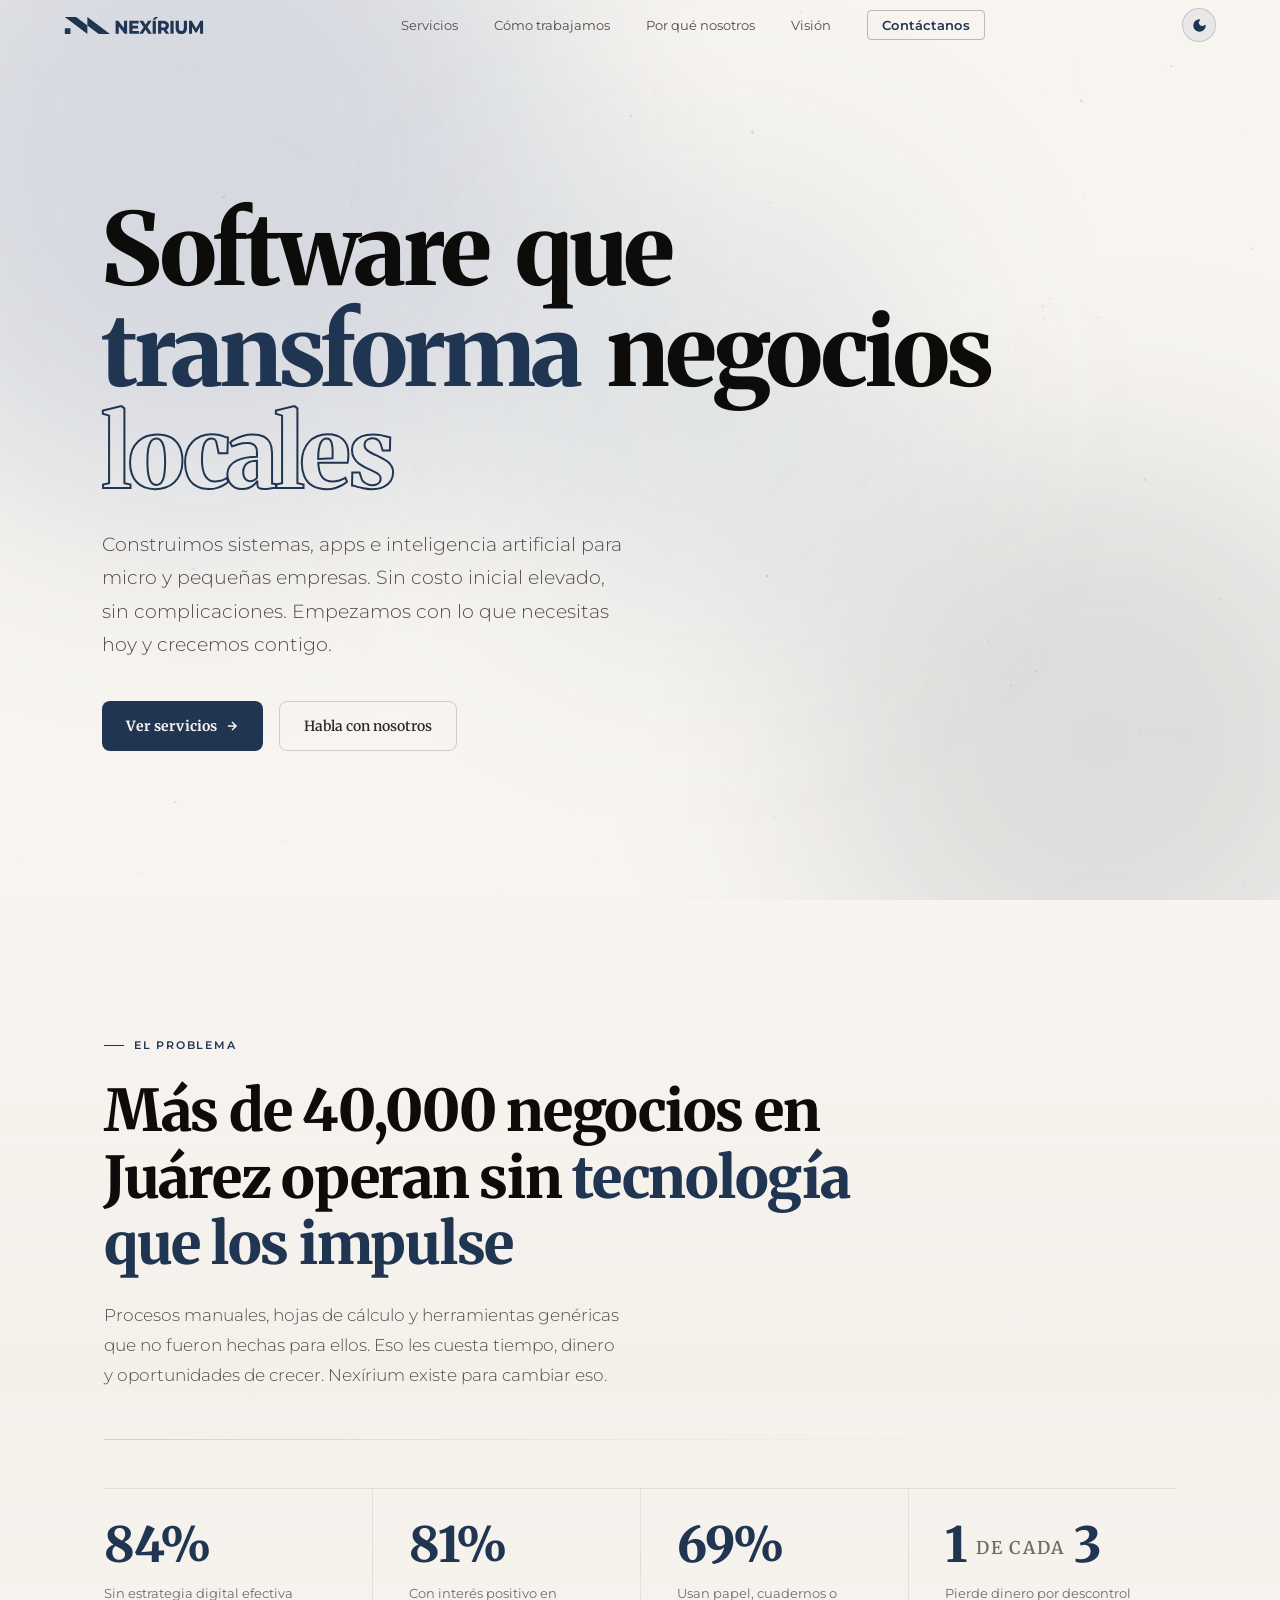
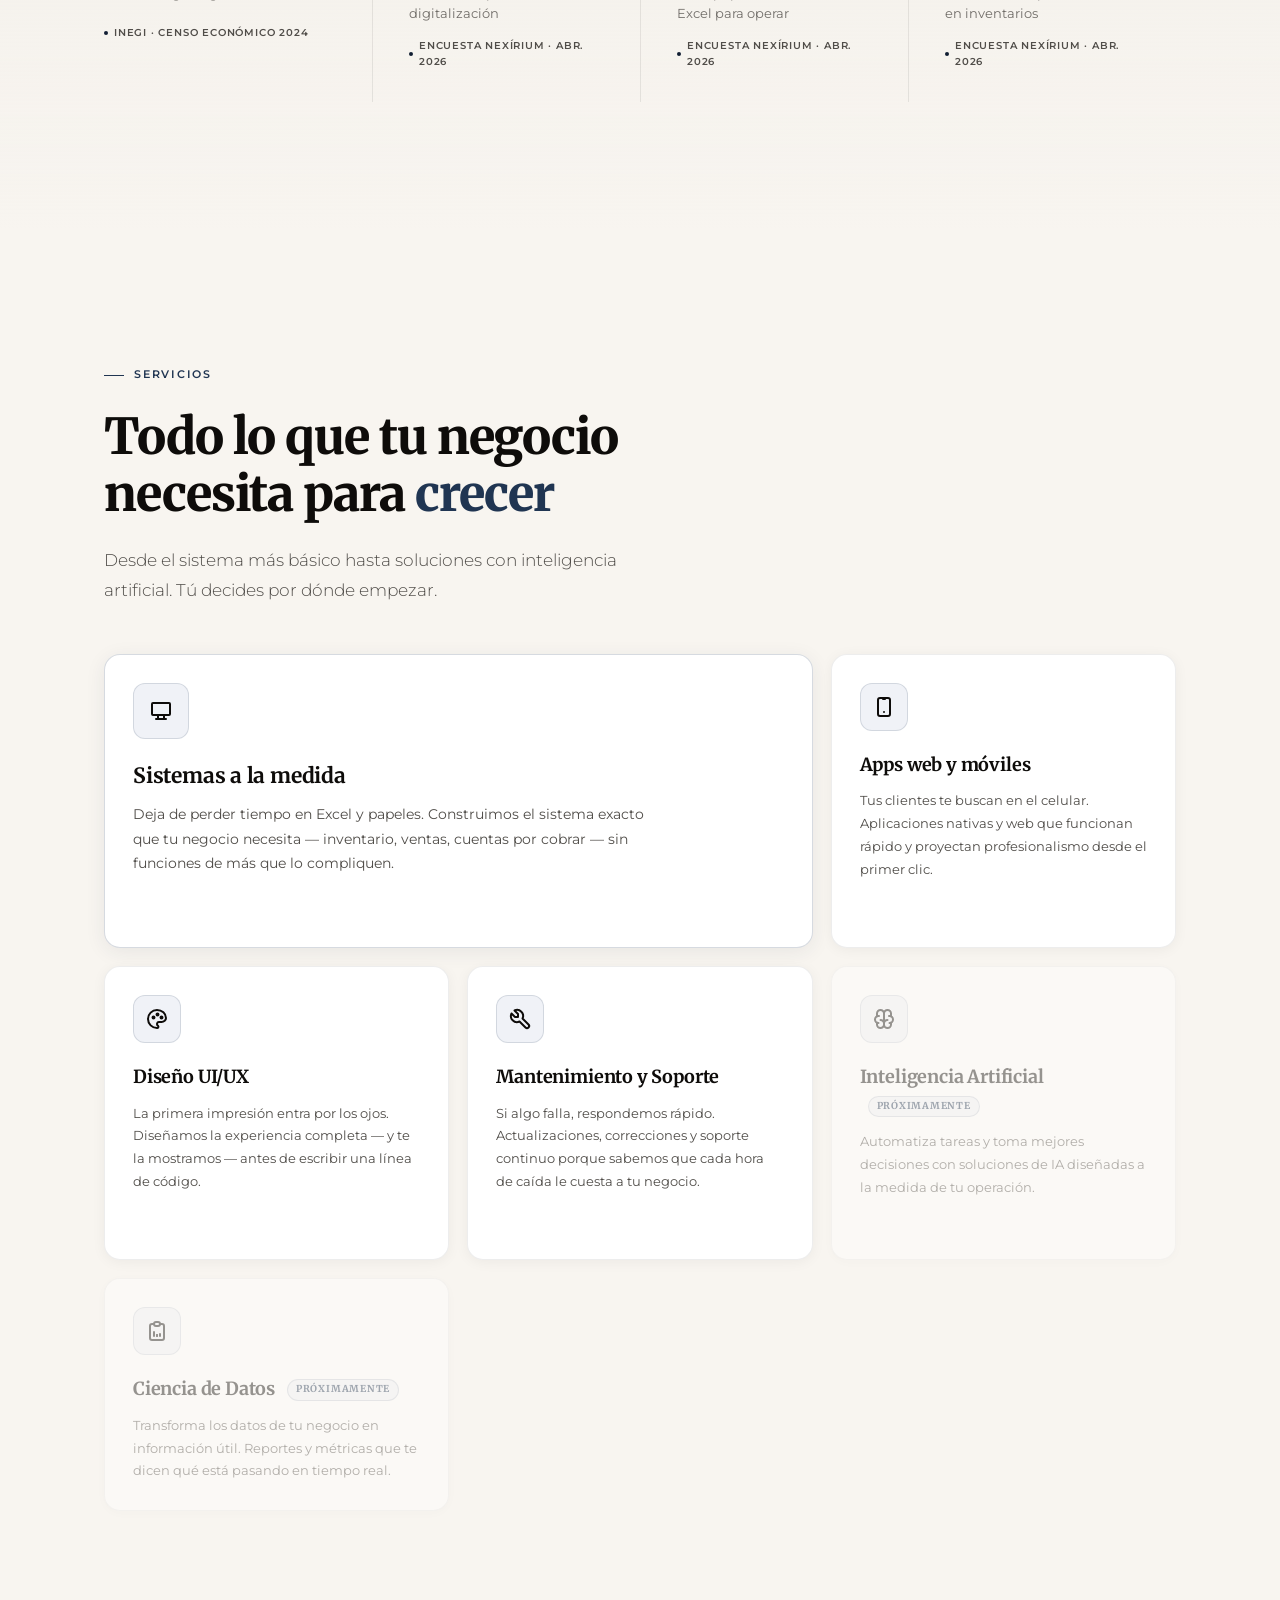
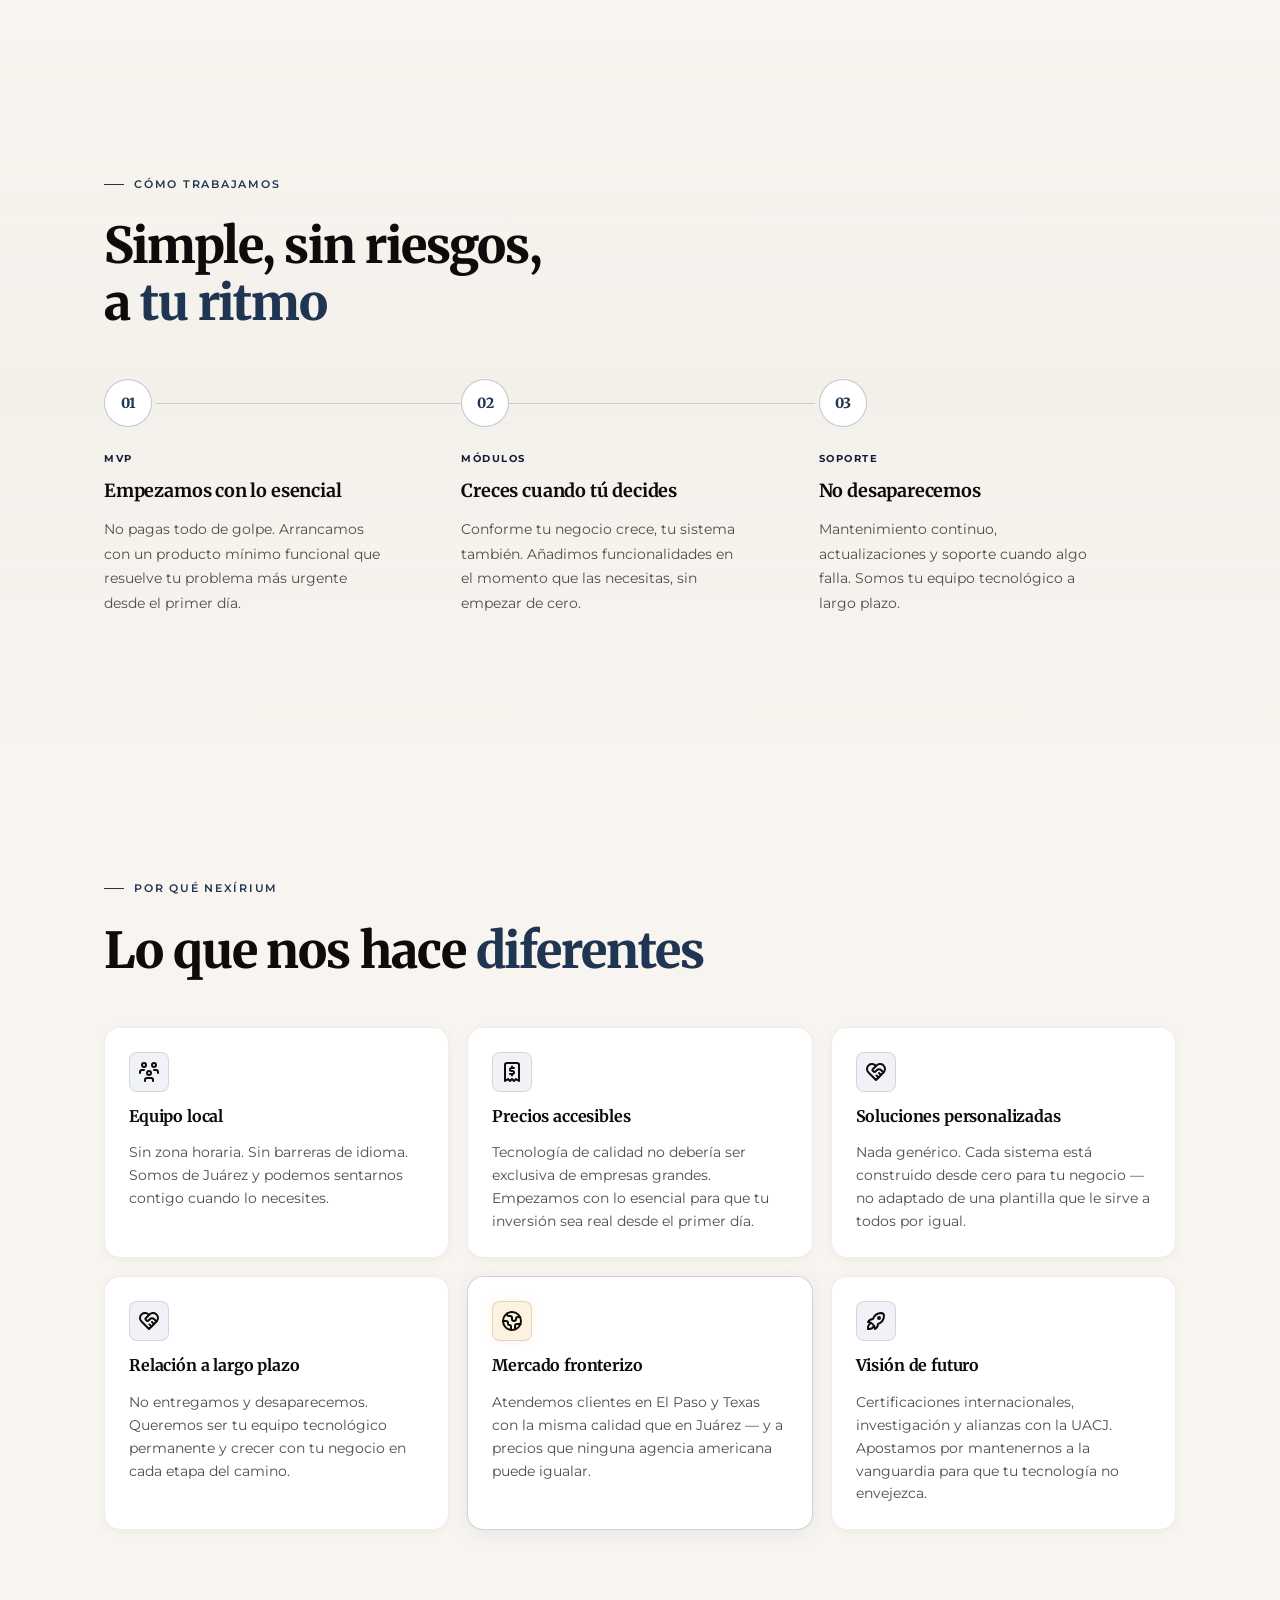
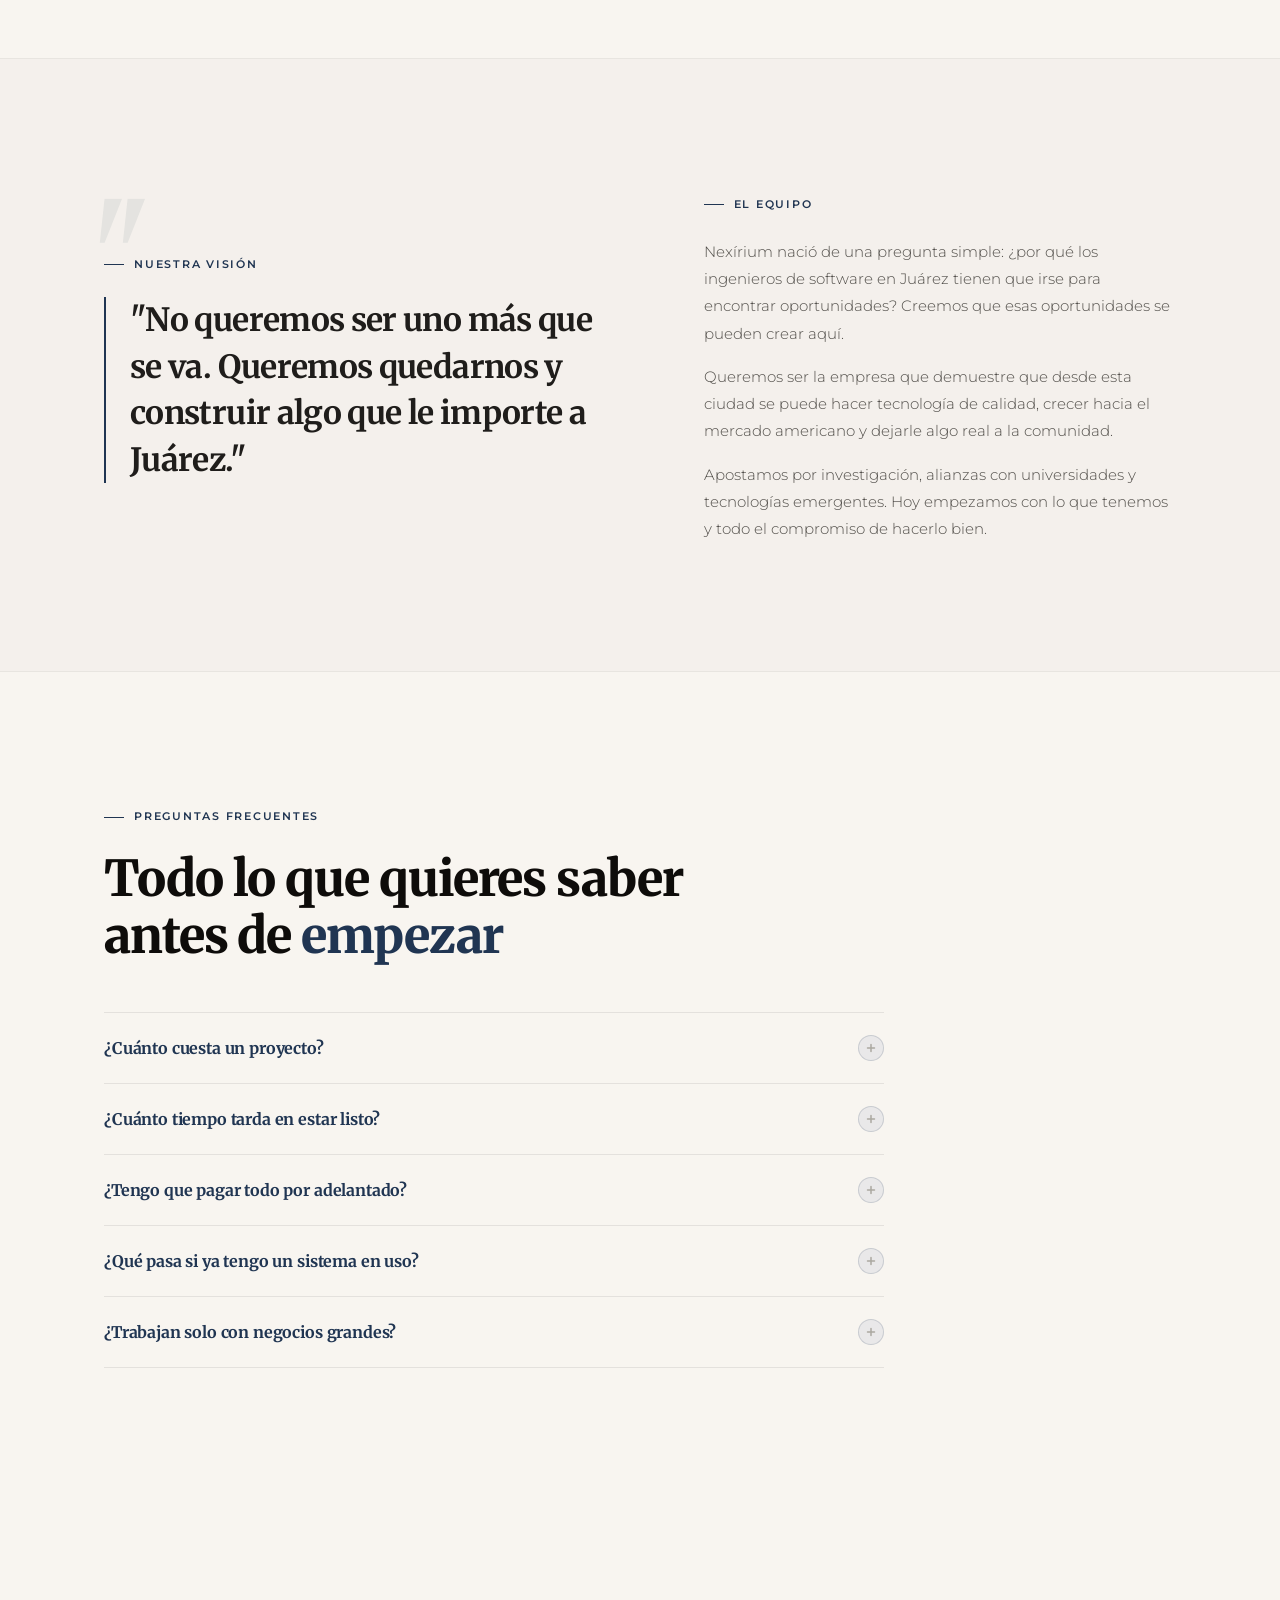
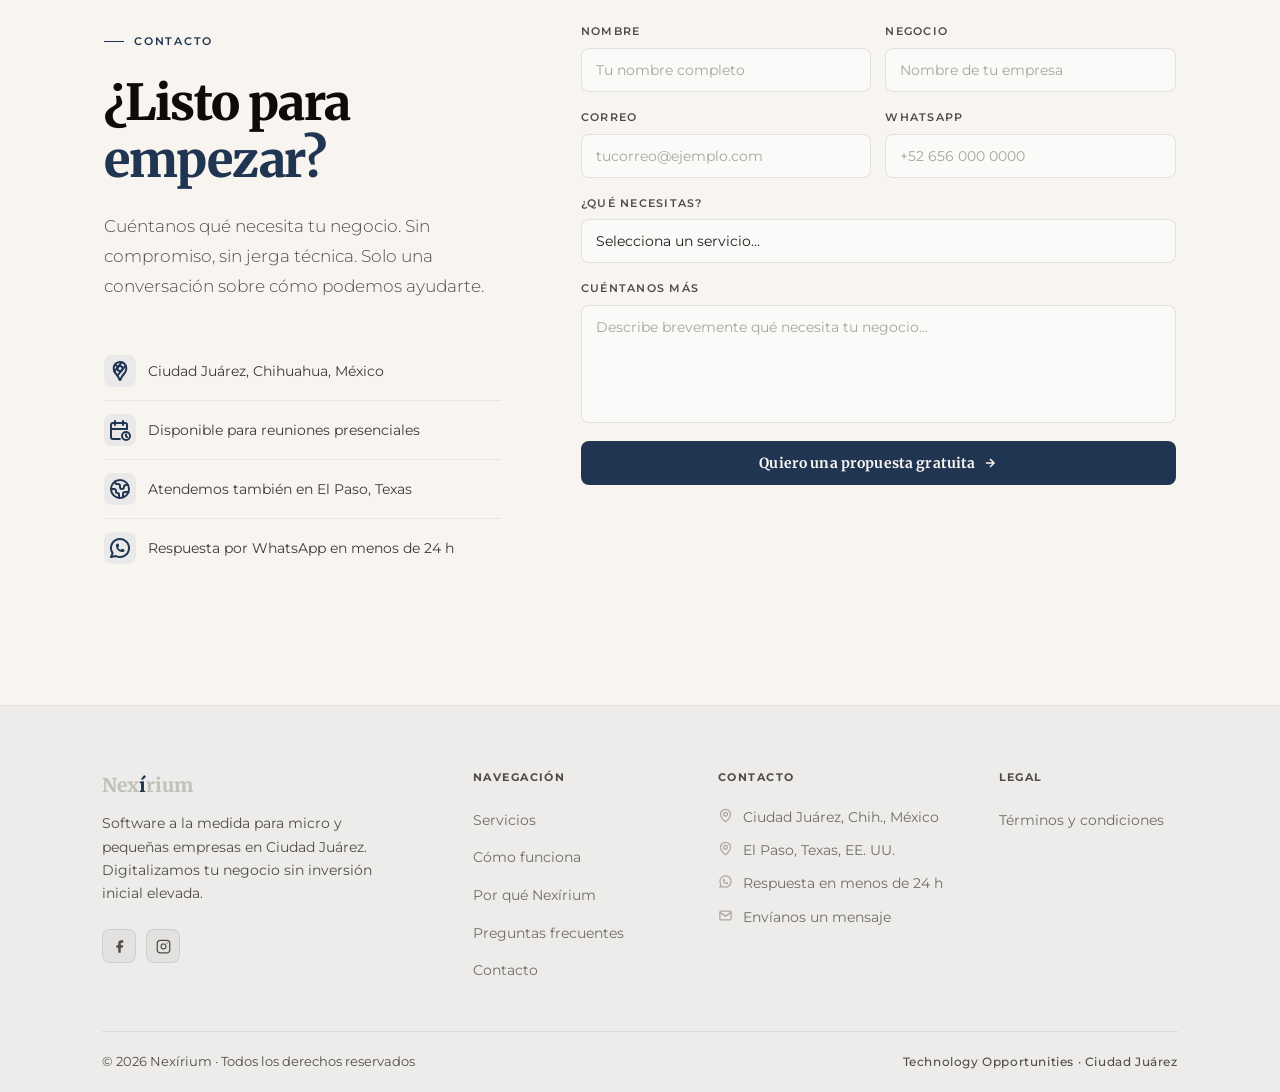
<file: index.html>
<!DOCTYPE html>
<html lang="es">

<head>
  <meta charset="UTF-8">
  <meta name="viewport" content="width=device-width, initial-scale=1.0">
  <title>Nexírium — Digitalizamos tu negocio</title>
  <meta name="description"
    content="Software a la medida para micro y pequeñas empresas en Ciudad Juárez. Sistemas, apps e inteligencia artificial sin inversión inicial elevada.">
  <meta name="theme-color" content="#070D1A">
  <meta name="color-scheme" content="light dark">
  <link rel="preconnect" href="https://fonts.googleapis.com">
  <link rel="preconnect" href="https://fonts.gstatic.com" crossorigin>
  <link
    href="https://fonts.googleapis.com/css2?family=Merriweather:ital,opsz,wght@0,18..144,300..900;1,18..144,300..900&family=Montserrat:ital,wght@0,100..900;1,100..900&display=swap"
    rel="stylesheet">
  <script>(function () { var t = localStorage.getItem('nx-theme'); if (t === 'light') { document.documentElement.setAttribute('data-theme', 'light'); } else if (!t && !window.matchMedia('(prefers-color-scheme: dark)').matches) { document.documentElement.setAttribute('data-theme', 'light'); } })();</script>

  <link rel="stylesheet" href="styles.css">
</head>

<body>

  <div id="scroll-bar"></div>

  <!-- AMBIENT BG -->
  <div class="ambient">
    <div class="orb orb-1"></div>
    <div class="orb orb-2"></div>
    <div class="orb orb-3"></div>
  </div>
  <canvas id="particles"></canvas>

  <!-- NAV -->
  <nav id="nav">
    <a href="#hero" class="nav-logo">
      <span class="logo" role="img" aria-label="Nexírium"></span>
    </a>
    <ul class="nav-links">
      <li><a href="#services">Servicios</a></li>
      <li><a href="#how">Cómo trabajamos</a></li>
      <li><a href="#why">Por qué nosotros</a></li>
      <li><a href="#vision">Visión</a></li>
      <li><a href="#contact" class="nav-cta">Contáctanos</a></li>
    </ul>
    <button class="theme-toggle" id="theme-toggle" aria-label="Cambiar tema">
      <svg class="icon-sun" width="16" height="16" viewBox="0 0 24 24" style="stroke: var(--gold-500); fill: none;"
        stroke-width="2" stroke-linecap="round" stroke-linejoin="round">
        <circle cx="12" cy="12" r="4" />
        <path
          d="M12 2v2M12 20v2M4.93 4.93l1.41 1.41M17.66 17.66l1.41 1.41M2 12h2M20 12h2M6.34 17.66l-1.41 1.41M19.07 4.93l-1.41 1.41" />
      </svg>
      <svg class="icon-moon" width="15" height="15" viewBox="0 0 24 24"
        style="stroke: var(--gold-500); fill: var(--gold-500);" stroke-width="2" stroke-linecap="round"
        stroke-linejoin="round">
        <path d="M12 3a6 6 0 0 0 9 9 9 9 0 1 1-9-9Z" />
      </svg>
    </button>
    <button class="hamburger" id="burger" aria-label="Abrir menú">
      <span></span><span></span><span></span>
    </button>
  </nav>
  <div class="mobile-menu" id="mob-menu">
    <a href="#services">Servicios</a>
    <a href="#how">Cómo trabajamos</a>
    <a href="#why">Por qué nosotros</a>
    <a href="#vision">Visión</a>
    <a href="#contact" class="m-cta">Contáctanos →</a>
  </div>

  <!-- ════════════ HERO ════════════ -->
  <section id="hero">


    <h1 class="hero-h1" id="hero-h1"></h1>

    <p class="hero-sub">
      Construimos sistemas, apps e inteligencia artificial para micro y pequeñas empresas.
      Sin costo inicial elevado, sin complicaciones. Empezamos con lo que necesitas hoy
      y crecemos contigo.
    </p>

    <div class="hero-ctas">
      <a href="#services" class="btn-primary">
        Ver servicios
        <svg class="arrow" width="14" height="14" viewBox="0 0 24 24" fill="none" stroke="currentColor"
          stroke-width="2.5">
          <path d="M5 12h14M12 5l7 7-7 7" />
        </svg>
      </a>
      <a href="#contact" class="btn-ghost">Habla con nosotros</a>
    </div>


  </section>

  <!-- ════════════ PROBLEM ════════════ -->
  <section id="problem">
    <div class="wrap">
      <div class="problem-head">
        <div class="tag r">El problema</div>
        <h2 class="heading r d1">
          Más de 40,000 negocios en Juárez operan sin
          <em>tecnología que los impulse</em>
        </h2>
        <p class="body-text r d2">
          Procesos manuales, hojas de cálculo y herramientas genéricas que no fueron hechas
          para ellos. Eso les cuesta tiempo, dinero y oportunidades de crecer.
          Nexírium existe para cambiar eso.
        </p>
      </div>

      <div class="problem-rule r d3"></div>

      <div class="problem-stats">
        <div class="pstat r d1">
          <span class="pstat-num" data-target="85" data-suffix="%">0</span>
          <span class="pstat-label">Sin estrategia digital efectiva</span>
          <span class="pstat-source">INEGI · Censo Económico 2024</span>
        </div>
        <div class="pstat r d2">
          <span class="pstat-num" data-target="82" data-suffix="%">0</span>
          <span class="pstat-label">Con interés positivo en digitalización</span>
          <span class="pstat-source">Encuesta Nexírium · abr. 2026</span>
        </div>
        <div class="pstat r d3">
          <span class="pstat-num" data-target="70" data-suffix="%">0</span>
          <span class="pstat-label">Usan papel, cuadernos o Excel para operar</span>
          <span class="pstat-source">Encuesta Nexírium · abr. 2026</span>
        </div>
        <div class="pstat r d4">
          <span class="pstat-num pstat-txt"><span>1</span> <span class="pstat-lite">de cada</span> <span>3</span></span>
          <span class="pstat-label">Pierde dinero por descontrol en inventarios</span>
          <span class="pstat-source">Encuesta Nexírium · abr. 2026</span>
        </div>
      </div>
    </div>
  </section>

  <!-- ════════════ SERVICES ════════════ -->
  <section id="services">
    <div class="wrap">
      <div class="tag r">Servicios</div>
      <h2 class="heading r d1">Todo lo que tu negocio<br>necesita para <em>crecer</em></h2>
      <p class="body-text r d2">Desde el sistema más básico hasta soluciones con inteligencia artificial. Tú decides por
        dónde empezar.</p>

      <div class="services-grid">
        <div class="service-card hero r">
          <div class="s-icon"><svg xmlns="http://www.w3.org/2000/svg" width="24" height="24" viewBox="0 0 24 24"
              fill="none" stroke="currentColor" stroke-width="2" stroke-linecap="round" stroke-linejoin="round"
              class="icon icon-tabler icons-tabler-outline icon-tabler-device-desktop">
              <path stroke="none" d="M0 0h24v24H0z" fill="none" />
              <path d="M3 5a1 1 0 0 1 1 -1h16a1 1 0 0 1 1 1v10a1 1 0 0 1 -1 1h-16a1 1 0 0 1 -1 -1v-10" />
              <path d="M7 20h10" />
              <path d="M9 16v4" />
              <path d="M15 16v4" />
            </svg></div>
          <h3>Sistemas a la medida</h3>
          <p>Deja de perder tiempo en Excel y papeles. Construimos el sistema exacto que tu negocio necesita —
            inventario, ventas, cuentas por cobrar — sin funciones de más que lo compliquen.</p>
          <a href="#contact" class="service-cta">Cotizar este servicio <svg width="14" height="14" viewBox="0 0 24 24"
              fill="none" stroke="currentColor" stroke-width="2.5" stroke-linecap="round" stroke-linejoin="round">
              <path d="M5 12h14" />
              <path d="m12 5 7 7-7 7" />
            </svg></a>
        </div>
        <div class="service-card r d1">
          <div class="s-icon"><svg xmlns="http://www.w3.org/2000/svg" width="24" height="24" viewBox="0 0 24 24"
              fill="none" stroke="currentColor" stroke-width="2" stroke-linecap="round" stroke-linejoin="round"
              class="icon icon-tabler icons-tabler-outline icon-tabler-device-mobile">
              <path stroke="none" d="M0 0h24v24H0z" fill="none" />
              <path d="M6 5a2 2 0 0 1 2 -2h8a2 2 0 0 1 2 2v14a2 2 0 0 1 -2 2h-8a2 2 0 0 1 -2 -2v-14" />
              <path d="M11 4h2" />
              <path d="M12 17v.01" />
            </svg></div>
          <h3>Apps web y móviles</h3>
          <p>Tus clientes te buscan en el celular. Aplicaciones nativas y web que funcionan rápido y proyectan
            profesionalismo desde el primer clic.</p>
          <a href="#contact" class="service-cta">Cotizar este servicio <svg width="14" height="14" viewBox="0 0 24 24"
              fill="none" stroke="currentColor" stroke-width="2.5" stroke-linecap="round" stroke-linejoin="round">
              <path d="M5 12h14" />
              <path d="m12 5 7 7-7 7" />
            </svg></a>
        </div>
        <div class="service-card r d2">
          <div class="s-icon"><svg xmlns="http://www.w3.org/2000/svg" width="24" height="24" viewBox="0 0 24 24"
              fill="none" stroke="currentColor" stroke-width="2" stroke-linecap="round" stroke-linejoin="round"
              class="icon icon-tabler icons-tabler-outline icon-tabler-palette">
              <path stroke="none" d="M0 0h24v24H0z" fill="none" />
              <path
                d="M12 21a9 9 0 0 1 0 -18c4.97 0 9 3.582 9 8c0 1.06 -.474 2.078 -1.318 2.828c-.844 .75 -1.989 1.172 -3.182 1.172h-2.5a2 2 0 0 0 -1 3.75a1.3 1.3 0 0 1 -1 2.25" />
              <path d="M7.5 10.5a1 1 0 1 0 2 0a1 1 0 1 0 -2 0" />
              <path d="M11.5 7.5a1 1 0 1 0 2 0a1 1 0 1 0 -2 0" />
              <path d="M15.5 10.5a1 1 0 1 0 2 0a1 1 0 1 0 -2 0" />
            </svg></div>
          <h3>Diseño UI/UX</h3>
          <p>La primera impresión entra por los ojos. Diseñamos la experiencia completa — y te la mostramos — antes de
            escribir una línea de código.</p>
          <a href="#contact" class="service-cta">Cotizar este servicio <svg width="14" height="14" viewBox="0 0 24 24"
              fill="none" stroke="currentColor" stroke-width="2.5" stroke-linecap="round" stroke-linejoin="round">
              <path d="M5 12h14" />
              <path d="m12 5 7 7-7 7" />
            </svg></a>
        </div>
        <div class="service-card r d3">
          <div class="s-icon"><svg xmlns="http://www.w3.org/2000/svg" width="24" height="24" viewBox="0 0 24 24"
              fill="none" stroke="currentColor" stroke-width="2" stroke-linecap="round" stroke-linejoin="round"
              class="icon icon-tabler icons-tabler-outline icon-tabler-tool">
              <path stroke="none" d="M0 0h24v24H0z" fill="none" />
              <path d="M7 10h3v-3l-3.5 -3.5a6 6 0 0 1 8 8l6 6a2 2 0 0 1 -3 3l-6 -6a6 6 0 0 1 -8 -8l3.5 3.5" />
            </svg></div>
          <h3>Mantenimiento y Soporte</h3>
          <p>Si algo falla, respondemos rápido. Actualizaciones, correcciones y soporte continuo porque sabemos que cada
            hora de caída le cuesta a tu negocio.</p>
          <a href="#contact" class="service-cta">Cotizar este servicio <svg width="14" height="14" viewBox="0 0 24 24"
              fill="none" stroke="currentColor" stroke-width="2.5" stroke-linecap="round" stroke-linejoin="round">
              <path d="M5 12h14" />
              <path d="m12 5 7 7-7 7" />
            </svg></a>
        </div>
        <div class="service-card dimmed r d4">
          <div class="s-icon"><svg xmlns="http://www.w3.org/2000/svg" width="24" height="24" viewBox="0 0 24 24"
              fill="none" stroke="currentColor" stroke-width="2" stroke-linecap="round" stroke-linejoin="round"
              class="icon icon-tabler icons-tabler-outline icon-tabler-brain">
              <path stroke="none" d="M0 0h24v24H0z" fill="none" />
              <path d="M15.5 13a3.5 3.5 0 0 0 -3.5 3.5v1a3.5 3.5 0 0 0 7 0v-1.8" />
              <path d="M8.5 13a3.5 3.5 0 0 1 3.5 3.5v1a3.5 3.5 0 0 1 -7 0v-1.8" />
              <path d="M17.5 16a3.5 3.5 0 0 0 0 -7h-.5" />
              <path d="M19 9.3v-2.8a3.5 3.5 0 0 0 -7 0" />
              <path d="M6.5 16a3.5 3.5 0 0 1 0 -7h.5" />
              <path d="M5 9.3v-2.8a3.5 3.5 0 0 1 7 0v10" />
            </svg></div>
          <h3>Inteligencia Artificial <span class="badge-soon">Próximamente</span></h3>
          <p>Automatiza tareas y toma mejores decisiones con soluciones de IA diseñadas a la medida de tu operación.</p>
        </div>
        <div class="service-card dimmed r d5">
          <div class="s-icon"><svg xmlns="http://www.w3.org/2000/svg" width="24" height="24" viewBox="0 0 24 24"
              fill="none" stroke="currentColor" stroke-width="2" stroke-linecap="round" stroke-linejoin="round"
              class="icon icon-tabler icons-tabler-outline icon-tabler-clipboard-data">
              <path stroke="none" d="M0 0h24v24H0z" fill="none" />
              <path d="M9 5h-2a2 2 0 0 0 -2 2v12a2 2 0 0 0 2 2h10a2 2 0 0 0 2 -2v-12a2 2 0 0 0 -2 -2h-2" />
              <path d="M9 5a2 2 0 0 1 2 -2h2a2 2 0 0 1 2 2a2 2 0 0 1 -2 2h-2a2 2 0 0 1 -2 -2" />
              <path d="M9 17v-4" />
              <path d="M12 17v-1" />
              <path d="M15 17v-2" />
              <path d="M12 17v-1" />
            </svg></div>
          <h3>Ciencia de Datos <span class="badge-soon">Próximamente</span></h3>
          <p>Transforma los datos de tu negocio en información útil. Reportes y métricas que te dicen qué está pasando
            en tiempo real.</p>
        </div>
      </div>
    </div>
  </section>

  <!-- ════════════ HOW IT WORKS ════════════ -->
  <section id="how">
    <div class="wrap">
      <div class="tag r">Cómo trabajamos</div>
      <h2 class="heading r d1">Simple, sin riesgos,<br>a <em>tu ritmo</em></h2>
      <div class="process-steps">
        <div class="step r d1">
          <div class="step-num">01</div>
          <div class="step-tag">MVP</div>
          <h3>Empezamos con lo esencial</h3>
          <p>No pagas todo de golpe. Arrancamos con un producto mínimo funcional que resuelve tu problema más urgente
            desde el primer día.</p>
        </div>
        <div class="step r d2">
          <div class="step-num">02</div>
          <div class="step-tag">Módulos</div>
          <h3>Creces cuando tú decides</h3>
          <p>Conforme tu negocio crece, tu sistema también. Añadimos funcionalidades en el momento que las necesitas,
            sin empezar de cero.</p>
        </div>
        <div class="step r d3">
          <div class="step-num">03</div>
          <div class="step-tag">Soporte</div>
          <h3>No desaparecemos</h3>
          <p>Mantenimiento continuo, actualizaciones y soporte cuando algo falla. Somos tu equipo tecnológico a largo
            plazo.</p>
        </div>
      </div>
    </div>
  </section>

  <!-- ════════════ WHY ════════════ -->
  <section id="why">
    <div class="wrap">
      <div class="tag r">Por qué Nexírium</div>
      <h2 class="heading r d1">Lo que nos hace <em>diferentes</em></h2>
      <div class="why-grid">
        <div class="why-card r">
          <div class="why-icon"><svg xmlns="http://www.w3.org/2000/svg" width="24" height="24" viewBox="0 0 24 24"
              fill="none" stroke="currentColor" stroke-width="2" stroke-linecap="round" stroke-linejoin="round"
              class="icon icon-tabler icons-tabler-outline icon-tabler-users-group">
              <path stroke="none" d="M0 0h24v24H0z" fill="none" />
              <path d="M10 13a2 2 0 1 0 4 0a2 2 0 0 0 -4 0" />
              <path d="M8 21v-1a2 2 0 0 1 2 -2h4a2 2 0 0 1 2 2v1" />
              <path d="M15 5a2 2 0 1 0 4 0a2 2 0 0 0 -4 0" />
              <path d="M17 10h2a2 2 0 0 1 2 2v1" />
              <path d="M5 5a2 2 0 1 0 4 0a2 2 0 0 0 -4 0" />
              <path d="M3 13v-1a2 2 0 0 1 2 -2h2" />
            </svg></div>
          <h3>Equipo local</h3>
          <p>Sin zona horaria. Sin barreras de idioma. Somos de Juárez y podemos sentarnos contigo cuando lo necesites.
          </p>
        </div>
        <div class="why-card r d1">
          <div class="why-icon"><svg xmlns="http://www.w3.org/2000/svg" width="24" height="24" viewBox="0 0 24 24"
              fill="none" stroke="currentColor" stroke-width="2" stroke-linecap="round" stroke-linejoin="round"
              class="icon icon-tabler icons-tabler-outline icon-tabler-receipt-2">
              <path stroke="none" d="M0 0h24v24H0z" fill="none" />
              <path d="M5 21v-16a2 2 0 0 1 2 -2h10a2 2 0 0 1 2 2v16l-3 -2l-2 2l-2 -2l-2 2l-2 -2l-3 2" />
              <path d="M14 8h-2.5a1.5 1.5 0 0 0 0 3h1a1.5 1.5 0 0 1 0 3h-2.5m2 0v1.5m0 -9v1.5" />
            </svg></div>
          <h3>Precios accesibles</h3>
          <p>Tecnología de calidad no debería ser exclusiva de empresas grandes. Empezamos con lo esencial para que tu
            inversión sea real desde el primer día.</p>
        </div>
        <div class="why-card r d2">
          <div class="why-icon"><svg xmlns="http://www.w3.org/2000/svg" width="24" height="24" viewBox="0 0 24 24"
              fill="none" stroke="currentColor" stroke-width="2" stroke-linecap="round" stroke-linejoin="round"
              class="icon icon-tabler icons-tabler-outline icon-tabler-wrench">
              <path stroke="none" d="M0 0h24v24H0z" fill="none" />
              <path d="M19.5 12.572l-7.5 7.428l-7.5 -7.428a5 5 0 1 1 7.5 -6.566a5 5 0 1 1 7.5 6.572" />
              <path
                d="M12 6l-3.293 3.293a1 1 0 0 0 0 1.414l.543 .543c.69 .69 1.81 .69 2.5 0l1 -1a3.182 3.182 0 0 1 4.5 0l2.25 2.25" />
              <path d="M12.5 15.5l2 2" />
              <path d="M15 13l2 2" />
            </svg></div>
          <h3>Soluciones personalizadas</h3>
          <p>Nada genérico. Cada sistema está construido desde cero para tu negocio — no adaptado de una plantilla que
            le sirve a todos por igual.</p>
        </div>
        <div class="why-card r d3">
          <div class="why-icon"><svg xmlns="http://www.w3.org/2000/svg" width="24" height="24" viewBox="0 0 24 24"
              fill="none" stroke="currentColor" stroke-width="2" stroke-linecap="round" stroke-linejoin="round"
              class="icon icon-tabler icons-tabler-outline icon-tabler-heart-handshake">
              <path stroke="none" d="M0 0h24v24H0z" fill="none" />
              <path d="M19.5 12.572l-7.5 7.428l-7.5 -7.428a5 5 0 1 1 7.5 -6.566a5 5 0 1 1 7.5 6.572" />
              <path
                d="M12 6l-3.293 3.293a1 1 0 0 0 0 1.414l.543 .543c.69 .69 1.81 .69 2.5 0l1 -1a3.182 3.182 0 0 1 4.5 0l2.25 2.25" />
              <path d="M12.5 15.5l2 2" />
              <path d="M15 13l2 2" />
            </svg>
          </div>
          <h3>Relación a largo plazo</h3>
          <p>No entregamos y desaparecemos. Queremos ser tu equipo tecnológico permanente y crecer con tu negocio en
            cada etapa del camino.</p>
        </div>
        <div class="why-card featured r d4">
          <div class="why-icon"><svg xmlns="http://www.w3.org/2000/svg" width="24" height="24" viewBox="0 0 24 24"
              fill="none" stroke="currentColor" stroke-width="2" stroke-linecap="round" stroke-linejoin="round"
              class="icon icon-tabler icons-tabler-outline icon-tabler-world-map">
              <path stroke="none" d="M0 0h24v24H0z" fill="none" />
              <path d="M20 8h-2a2 2 0 0 0 -2 2a2 2 0 1 1 -4 0v-1a2 2 0 0 0 -2 -2h-1a2 2 0 0 1 -2 -2v-.5" />
              <path d="M3 12h3a2 2 0 0 1 2 2v.5a1.5 1.5 0 0 0 1.5 1.5a1.5 1.5 0 0 1 1.5 1.5v3.25" />
              <path d="M15 20.5v-3.5a2 2 0 0 1 2 -2h3.5" />
              <path d="M3 12a9 9 0 1 0 18 0a9 9 0 1 0 -18 0" />
            </svg></div>
          <h3>Mercado fronterizo</h3>
          <p>Atendemos clientes en El Paso y Texas con la misma calidad que en Juárez — y a precios que ninguna agencia
            americana puede igualar.</p>
        </div>
        <div class="why-card r d5">
          <div class="why-icon"><svg xmlns="http://www.w3.org/2000/svg" width="24" height="24" viewBox="0 0 24 24"
              fill="none" stroke="currentColor" stroke-width="2" stroke-linecap="round" stroke-linejoin="round"
              class="icon icon-tabler icons-tabler-outline icon-tabler-rocket">
              <path stroke="none" d="M0 0h24v24H0z" fill="none" />
              <path
                d="M4 13a8 8 0 0 1 7 7a6 6 0 0 0 3 -5a9 9 0 0 0 6 -8a3 3 0 0 0 -3 -3a9 9 0 0 0 -8 6a6 6 0 0 0 -5 3" />
              <path d="M7 14a6 6 0 0 0 -3 6a6 6 0 0 0 6 -3" />
              <path d="M14 9a1 1 0 1 0 2 0a1 1 0 1 0 -2 0" />
            </svg></div>
          <h3>Visión de futuro</h3>
          <p>Certificaciones internacionales, investigación y alianzas con la UACJ. Apostamos por mantenernos a la
            vanguardia para que tu tecnología no envejezca.</p>
        </div>
      </div>
    </div>
  </section>

  <!-- ════════════ VISION ════════════ -->
  <section id="vision">
    <div class="wrap">
      <div class="quote-wrap r">
        <div class="quote-mark">"</div>
        <div class="tag">Nuestra visión</div>
        <blockquote>
          "No queremos ser uno más que se va. Queremos quedarnos y construir algo que le importe a Juárez."
        </blockquote>
      </div>
      <div class="vision-text">
        <div class="tag vision-tag r d1">El equipo</div>
        <div class="r d2">
          <p>Nexírium nació de una pregunta simple: ¿por qué los ingenieros de software en Juárez tienen que irse para
            encontrar oportunidades? Creemos que esas oportunidades se pueden crear aquí.</p>
          <p>Queremos ser la empresa que demuestre que desde esta ciudad se puede hacer tecnología de calidad, crecer
            hacia el mercado americano y dejarle algo real a la comunidad.</p>
          <p>Apostamos por investigación, alianzas con universidades y tecnologías emergentes. Hoy empezamos con lo que
            tenemos y todo el compromiso de hacerlo bien.</p>
        </div>
      </div>
    </div>
  </section>

  <!-- ════════════ FAQ ════════════ -->
  <section id="faq">
    <div class="wrap">
      <div class="tag r">Preguntas frecuentes</div>
      <h2 class="heading r d1">Todo lo que quieres saber<br>antes de <em>empezar</em></h2>
      <div class="faq-list">
        <div class="faq-item r d1">
          <button class="faq-q">
            ¿Cuánto cuesta un proyecto?
            <span class="faq-icon"><svg width="12" height="12" viewBox="0 0 24 24" fill="none" stroke="currentColor"
                stroke-width="3" stroke-linecap="round" stroke-linejoin="round">
                <path d="M12 5v14M5 12h14" />
              </svg></span>
          </button>
          <div class="faq-a">
            <p>Depende del alcance, pero trabajamos con un modelo accesible: empezamos con un MVP acotado para que no
              tengas que invertir todo de golpe. En la primera llamada te damos un rango real sin compromisos. No hay
              precios genéricos porque cada negocio es diferente.</p>
          </div>
        </div>
        <div class="faq-item r d2">
          <button class="faq-q">
            ¿Cuánto tiempo tarda en estar listo?
            <span class="faq-icon"><svg width="12" height="12" viewBox="0 0 24 24" fill="none" stroke="currentColor"
                stroke-width="3" stroke-linecap="round" stroke-linejoin="round">
                <path d="M12 5v14M5 12h14" />
              </svg></span>
          </button>
          <div class="faq-a">
            <p>Un MVP funcional puede estar listo entre 4 y 8 semanas según la complejidad. No prometemos lo que no
              podemos cumplir: antes de iniciar te entregamos un plan con fechas reales. La primera versión funcional
              llega antes de lo que imaginas.</p>
          </div>
        </div>
        <div class="faq-item r d3">
          <button class="faq-q">
            ¿Tengo que pagar todo por adelantado?
            <span class="faq-icon"><svg width="12" height="12" viewBox="0 0 24 24" fill="none" stroke="currentColor"
                stroke-width="3" stroke-linecap="round" stroke-linejoin="round">
                <path d="M12 5v14M5 12h14" />
              </svg></span>
          </button>
          <div class="faq-a">
            <p>No. Trabajamos con pagos fraccionados por etapa: pagas conforme avanzas y ves resultados reales. Nunca
              pedimos el 100% por adelantado. Nuestro modelo está diseñado para que el riesgo sea mínimo de tu lado.</p>
          </div>
        </div>
        <div class="faq-item r d4">
          <button class="faq-q">
            ¿Qué pasa si ya tengo un sistema en uso?
            <span class="faq-icon"><svg width="12" height="12" viewBox="0 0 24 24" fill="none" stroke="currentColor"
                stroke-width="3" stroke-linecap="round" stroke-linejoin="round">
                <path d="M12 5v14M5 12h14" />
              </svg></span>
          </button>
          <div class="faq-a">
            <p>Podemos integrarnos con lo que ya tienes, mejorarlo, o reemplazarlo de forma gradual para que no pierdas
              continuidad en tu operación. La migración se planea con cuidado para que no haya un "día cero" donde todo
              se detenga.</p>
          </div>
        </div>
        <div class="faq-item r d5">
          <button class="faq-q">
            ¿Trabajan solo con negocios grandes?
            <span class="faq-icon"><svg width="12" height="12" viewBox="0 0 24 24" fill="none" stroke="currentColor"
                stroke-width="3" stroke-linecap="round" stroke-linejoin="round">
                <path d="M12 5v14M5 12h14" />
              </svg></span>
          </button>
          <div class="faq-a">
            <p>Al contrario. Estamos hechos para micro y pequeñas empresas. Nos importa más entender tu negocio que el
              tamaño de tu empresa. Si tienes un problema real que resolver, podemos ayudarte.</p>
          </div>
        </div>
      </div>
    </div>
  </section>

  <!-- ════════════ CONTACT ════════════ -->
  <section id="contact">
    <div class="wrap">
      <div class="contact-info">
        <div class="tag r">Contacto</div>
        <h2 class="heading r d1">¿Listo para<br><em>empezar?</em></h2>
        <p class="body-text r d2">Cuéntanos qué necesita tu negocio. Sin compromiso, sin jerga técnica. Solo una
          conversación sobre cómo podemos ayudarte.</p>
        <div class="r d3" style="margin-top:40px">
          <div class="c-detail">
            <div class="c-icon"><svg xmlns="http://www.w3.org/2000/svg" width="24" height="24" viewBox="0 0 24 24"
                fill="none" stroke="currentColor" stroke-width="2" stroke-linecap="round" stroke-linejoin="round"
                class="icon icon-tabler icons-tabler-outline icon-tabler-brand-google-maps">
                <path stroke="none" d="M0 0h24v24H0z" fill="none" />
                <path d="M9.5 9.5a2.5 2.5 0 1 0 5 0a2.5 2.5 0 1 0 -5 0" />
                <path d="M6.428 12.494l7.314 -9.252" />
                <path d="M10.002 7.935l-2.937 -2.545" />
                <path d="M17.693 6.593l-8.336 9.979" />
                <path
                  d="M17.591 6.376c.472 .907 .715 1.914 .709 2.935a7.263 7.263 0 0 1 -.72 3.18a19.085 19.085 0 0 1 -2.089 3c-.784 .933 -1.49 1.93 -2.11 2.98c-.314 .62 -.568 1.27 -.757 1.938c-.121 .36 -.277 .591 -.622 .591c-.315 0 -.463 -.136 -.626 -.593a10.595 10.595 0 0 0 -.779 -1.978a18.18 18.18 0 0 0 -1.423 -2.091c-.877 -1.184 -2.179 -2.535 -2.853 -4.071a7.077 7.077 0 0 1 -.621 -2.967a6.226 6.226 0 0 1 1.476 -4.055a6.25 6.25 0 0 1 4.811 -2.245a6.462 6.462 0 0 1 1.918 .284a6.255 6.255 0 0 1 3.686 3.092" />
              </svg></div>
            Ciudad Juárez, Chihuahua, México
          </div>
          <div class="c-detail">
            <div class="c-icon"><svg xmlns="http://www.w3.org/2000/svg" width="24" height="24" viewBox="0 0 24 24"
                fill="none" stroke="currentColor" stroke-width="2" stroke-linecap="round" stroke-linejoin="round"
                class="icon icon-tabler icons-tabler-outline icon-tabler-calendar-time">
                <path stroke="none" d="M0 0h24v24H0z" fill="none" />
                <path d="M11.795 21h-6.795a2 2 0 0 1 -2 -2v-12a2 2 0 0 1 2 -2h12a2 2 0 0 1 2 2v4" />
                <path d="M14 18a4 4 0 1 0 8 0a4 4 0 1 0 -8 0" />
                <path d="M15 3v4" />
                <path d="M7 3v4" />
                <path d="M3 11h16" />
                <path d="M18 16.496v1.504l1 1" />
              </svg></div>
            Disponible para reuniones presenciales
          </div>
          <div class="c-detail">
            <div class="c-icon"><svg xmlns="http://www.w3.org/2000/svg" width="24" height="24" viewBox="0 0 24 24"
                fill="none" stroke="currentColor" stroke-width="2" stroke-linecap="round" stroke-linejoin="round"
                class="icon icon-tabler icons-tabler-outline icon-tabler-world-map">
                <path stroke="none" d="M0 0h24v24H0z" fill="none" />
                <path d="M20 8h-2a2 2 0 0 0 -2 2a2 2 0 1 1 -4 0v-1a2 2 0 0 0 -2 -2h-1a2 2 0 0 1 -2 -2v-.5" />
                <path d="M3 12h3a2 2 0 0 1 2 2v.5a1.5 1.5 0 0 0 1.5 1.5a1.5 1.5 0 0 1 1.5 1.5v3.25" />
                <path d="M15 20.5v-3.5a2 2 0 0 1 2 -2h3.5" />
                <path d="M3 12a9 9 0 1 0 18 0a9 9 0 1 0 -18 0" />
              </svg></div>
            Atendemos también en El Paso, Texas
          </div>
          <div class="c-detail">
            <div class="c-icon"><svg xmlns="http://www.w3.org/2000/svg" width="24" height="24" viewBox="0 0 24 24"
                fill="none" stroke="currentColor" stroke-width="2" stroke-linecap="round" stroke-linejoin="round"
                class="icon icon-tabler icons-tabler-outline icon-tabler-brand-whatsapp">
                <path stroke="none" d="M0 0h24v24H0z" fill="none" />
                <path d="M3 21l1.65 -3.8a9 9 0 1 1 3.4 2.9l-5.05 .9" />
                <path
                  d="M9 10a.5 .5 0 0 0 1 0v-1a.5 .5 0 0 0 -1 0v1a5 5 0 0 0 5 5h1a.5 .5 0 0 0 0 -1h-1a.5 .5 0 0 0 0 1" />
              </svg></div>
            Respuesta por WhatsApp en menos de 24 h
          </div>
        </div>
      </div>

      <form class="contact-form r d1" onsubmit="handleSubmit(event)">
        <div class="form-row">
          <div class="field">
            <label for="f-name">Nombre</label>
            <input type="text" id="f-name" placeholder="Tu nombre completo" required>
          </div>
          <div class="field">
            <label for="f-biz">Negocio</label>
            <input type="text" id="f-biz" placeholder="Nombre de tu empresa">
          </div>
        </div>
        <div class="form-row">
          <div class="field">
            <label for="f-email">Correo</label>
            <input type="email" id="f-email" placeholder="tucorreo@ejemplo.com" required>
          </div>
          <div class="field">
            <label for="f-phone">WhatsApp</label>
            <input type="tel" id="f-phone" placeholder="+52 656 000 0000">
          </div>
        </div>
        <div class="field">
          <label for="f-service">¿Qué necesitas?</label>
          <select id="f-service">
            <option value="" disabled selected>Selecciona un servicio...</option>
            <option>Sistema de gestión a la medida</option>
            <option>App web o móvil</option>
            <option>Diseño UI/UX</option>
            <option>Mantenimiento y soporte</option>
            <option>Consultoría tecnológica</option>
            <option>Otro / No estoy seguro aún</option>
          </select>
        </div>
        <div class="field">
          <label for="f-msg">Cuéntanos más</label>
          <textarea id="f-msg" placeholder="Describe brevemente qué necesita tu negocio..."></textarea>
        </div>
        <div class="form-submit">
          <button type="submit" class="btn-primary" id="submit-btn">
            Quiero una propuesta gratuita
            <svg class="arrow" width="14" height="14" viewBox="0 0 24 24" fill="none" stroke="currentColor"
              stroke-width="2.5">
              <path d="M5 12h14M12 5l7 7-7 7" />
            </svg>
          </button>
        </div>
      </form>
    </div>
  </section>

  <!-- ════════════ FOOTER ════════════ -->
  <footer>
    <div class="footer-top">
      <!-- Columna 1: Marca -->
      <div>
        <div class="footer-brand">Nex<span>í</span>rium</div>
        <p class="footer-brand-desc">Software a la medida para micro y pequeñas empresas en Ciudad Juárez. Digitalizamos
          tu negocio sin inversión inicial elevada.</p>
        <div class="footer-socials">
          <a href="#" class="footer-social" aria-label="Facebook">
            <svg width="15" height="15" viewBox="0 0 24 24" fill="currentColor">
              <path d="M18 2h-3a5 5 0 0 0-5 5v3H7v4h3v8h4v-8h3l1-4h-4V7a1 1 0 0 1 1-1h3z"/>
            </svg>
          </a>
          <a href="#" class="footer-social" aria-label="Instagram">
            <svg width="15" height="15" viewBox="0 0 24 24" fill="none" stroke="currentColor" stroke-width="2"
              stroke-linecap="round" stroke-linejoin="round">
              <rect x="2" y="2" width="20" height="20" rx="5" ry="5" />
              <path d="M16 11.37A4 4 0 1 1 12.63 8 4 4 0 0 1 16 11.37z" />
              <line x1="17.5" y1="6.5" x2="17.51" y2="6.5" />
            </svg>
          </a>
        </div>
      </div>

      <!-- Columna 2: Navegación -->
      <div>
        <div class="footer-col-title">Navegación</div>
        <ul class="footer-links">
          <li><a href="#services">Servicios</a></li>
          <li><a href="#how">Cómo funciona</a></li>
          <li><a href="#why">Por qué Nexírium</a></li>
          <li><a href="#faq">Preguntas frecuentes</a></li>
          <li><a href="#contact">Contacto</a></li>
        </ul>
      </div>

      <!-- Columna 3: Contacto -->
      <div>
        <div class="footer-col-title">Contacto</div>
        <div class="footer-contact-items">
          <div class="footer-contact-item">
            <svg width="15" height="15" viewBox="0 0 24 24" fill="none" stroke="currentColor" stroke-width="2"
              stroke-linecap="round" stroke-linejoin="round">
              <path d="M20 10c0 6-8 12-8 12s-8-6-8-12a8 8 0 0 1 16 0z" />
              <circle cx="12" cy="10" r="3" />
            </svg>
            Ciudad Juárez, Chih., México
          </div>
          <div class="footer-contact-item">
            <svg width="15" height="15" viewBox="0 0 24 24" fill="none" stroke="currentColor" stroke-width="2"
              stroke-linecap="round" stroke-linejoin="round">
              <path d="M20 10c0 6-8 12-8 12s-8-6-8-12a8 8 0 0 1 16 0z" />
              <circle cx="12" cy="10" r="3" />
            </svg>
            El Paso, Texas, EE.&nbsp;UU.
          </div>
          <div class="footer-contact-item">
            <svg width="15" height="15" viewBox="0 0 24 24" fill="none" stroke="currentColor" stroke-width="2"
              stroke-linecap="round" stroke-linejoin="round">
              <path d="M3 21l1.65-3.8a9 9 0 1 1 3.4 2.9L3 21" />
              <path d="M9 10a.5.5 0 0 0 1 0V9a.5.5 0 0 0-1 0v1a5 5 0 0 0 5 5h1a.5.5 0 0 0 0-1h-1a.5.5 0 0 0 0 1" />
            </svg>
            Respuesta en menos de 24 h
          </div>
          <div class="footer-contact-item">
            <svg width="15" height="15" viewBox="0 0 24 24" fill="none" stroke="currentColor" stroke-width="2"
              stroke-linecap="round" stroke-linejoin="round">
              <rect x="3" y="5" width="18" height="14" rx="2" />
              <path d="m3 7 9 6 9-6" />
            </svg>
            <a href="#contact" style="color:inherit;text-decoration:none;transition:color .2s;"
              onmouseover="this.style.color='var(--gold-400)'" onmouseout="this.style.color='inherit'">Envíanos un
              mensaje</a>
          </div>
        </div>
      </div>

      <!-- Columna 4: Legal -->
      <div>
        <div class="footer-col-title">Legal</div>
        <ul class="footer-links">
          <li><a href="terminos-y-condiciones.html">Términos y condiciones</a></li>
        </ul>
      </div>
    </div>

    <div class="footer-bottom">
      <p class="footer-copy">© 2026 Nexírium · Todos los derechos reservados</p>
      <p class="footer-tag">Technology Opportunities · Ciudad Juárez</p>
    </div>
  </footer>

  <!-- ════════════ SCRIPTS ════════════ -->
  <script src="js/main.js" defer></script>
</body>

</html>
</file>
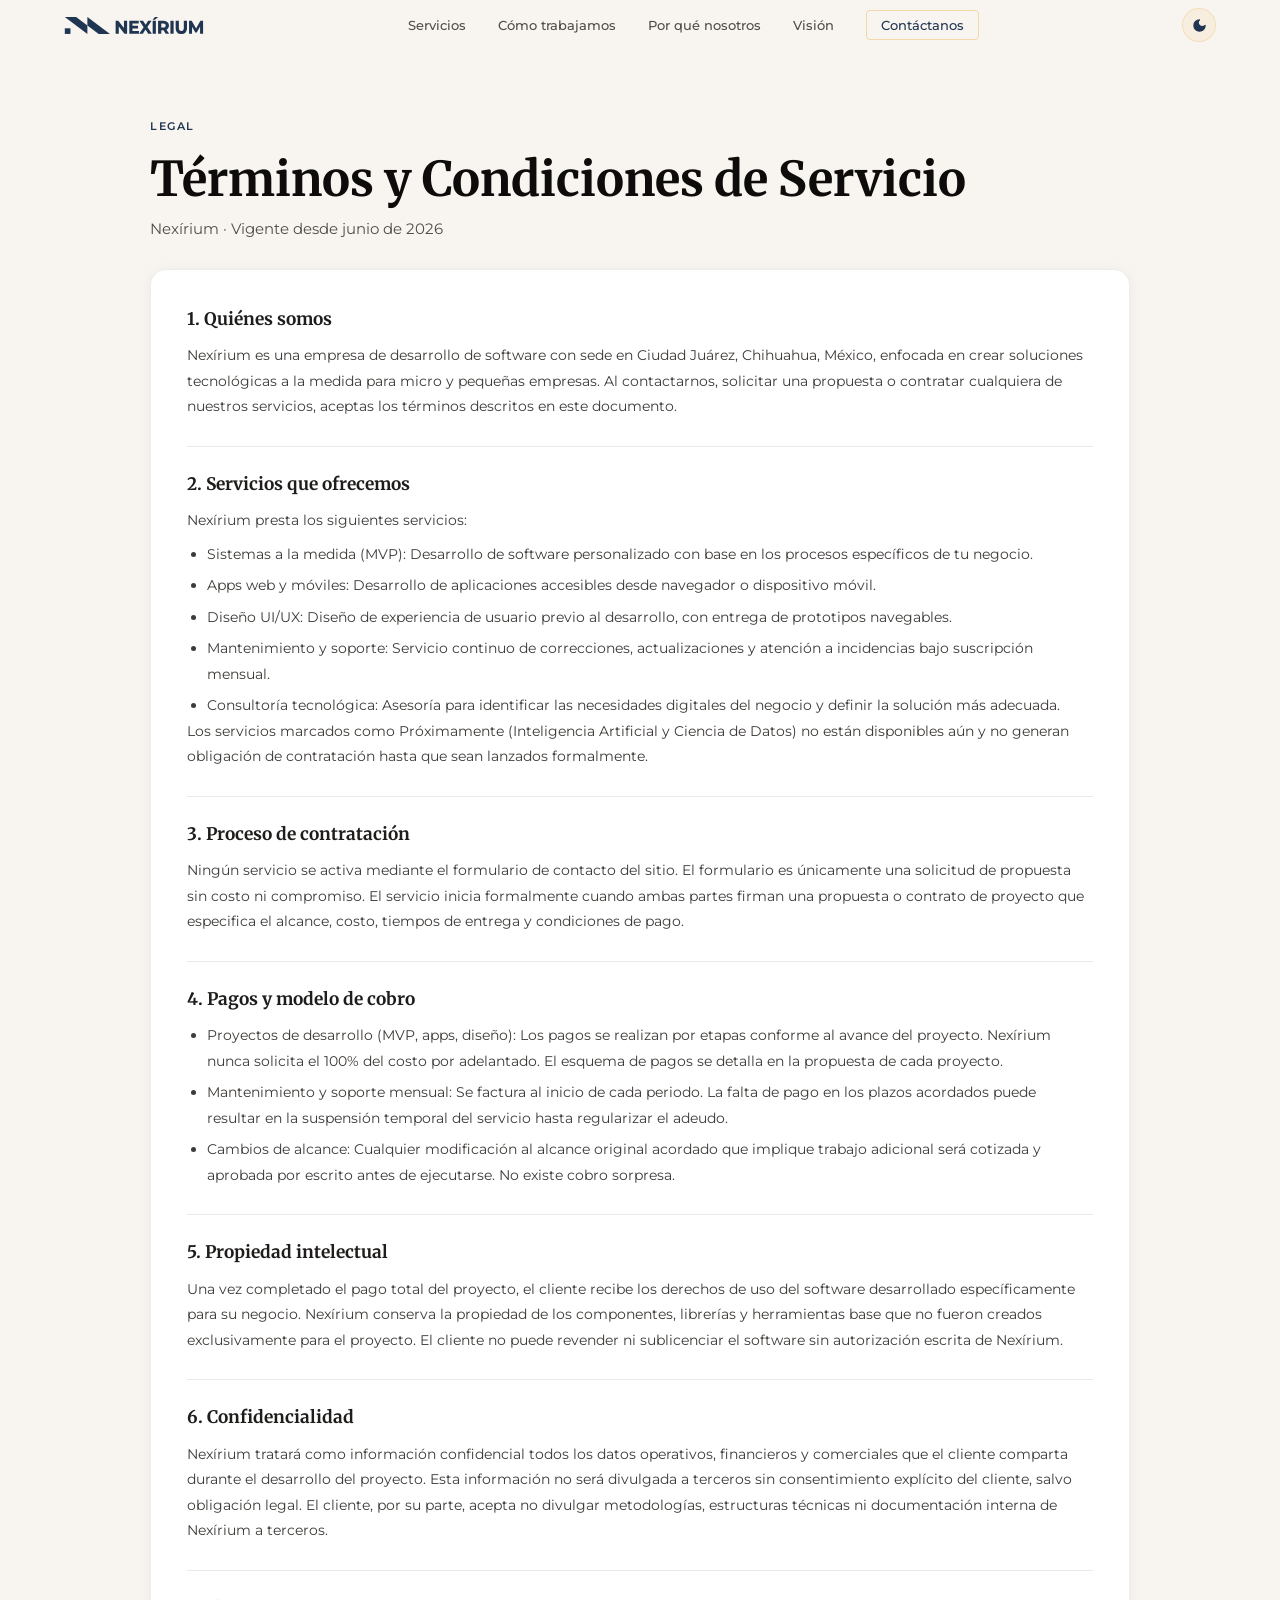
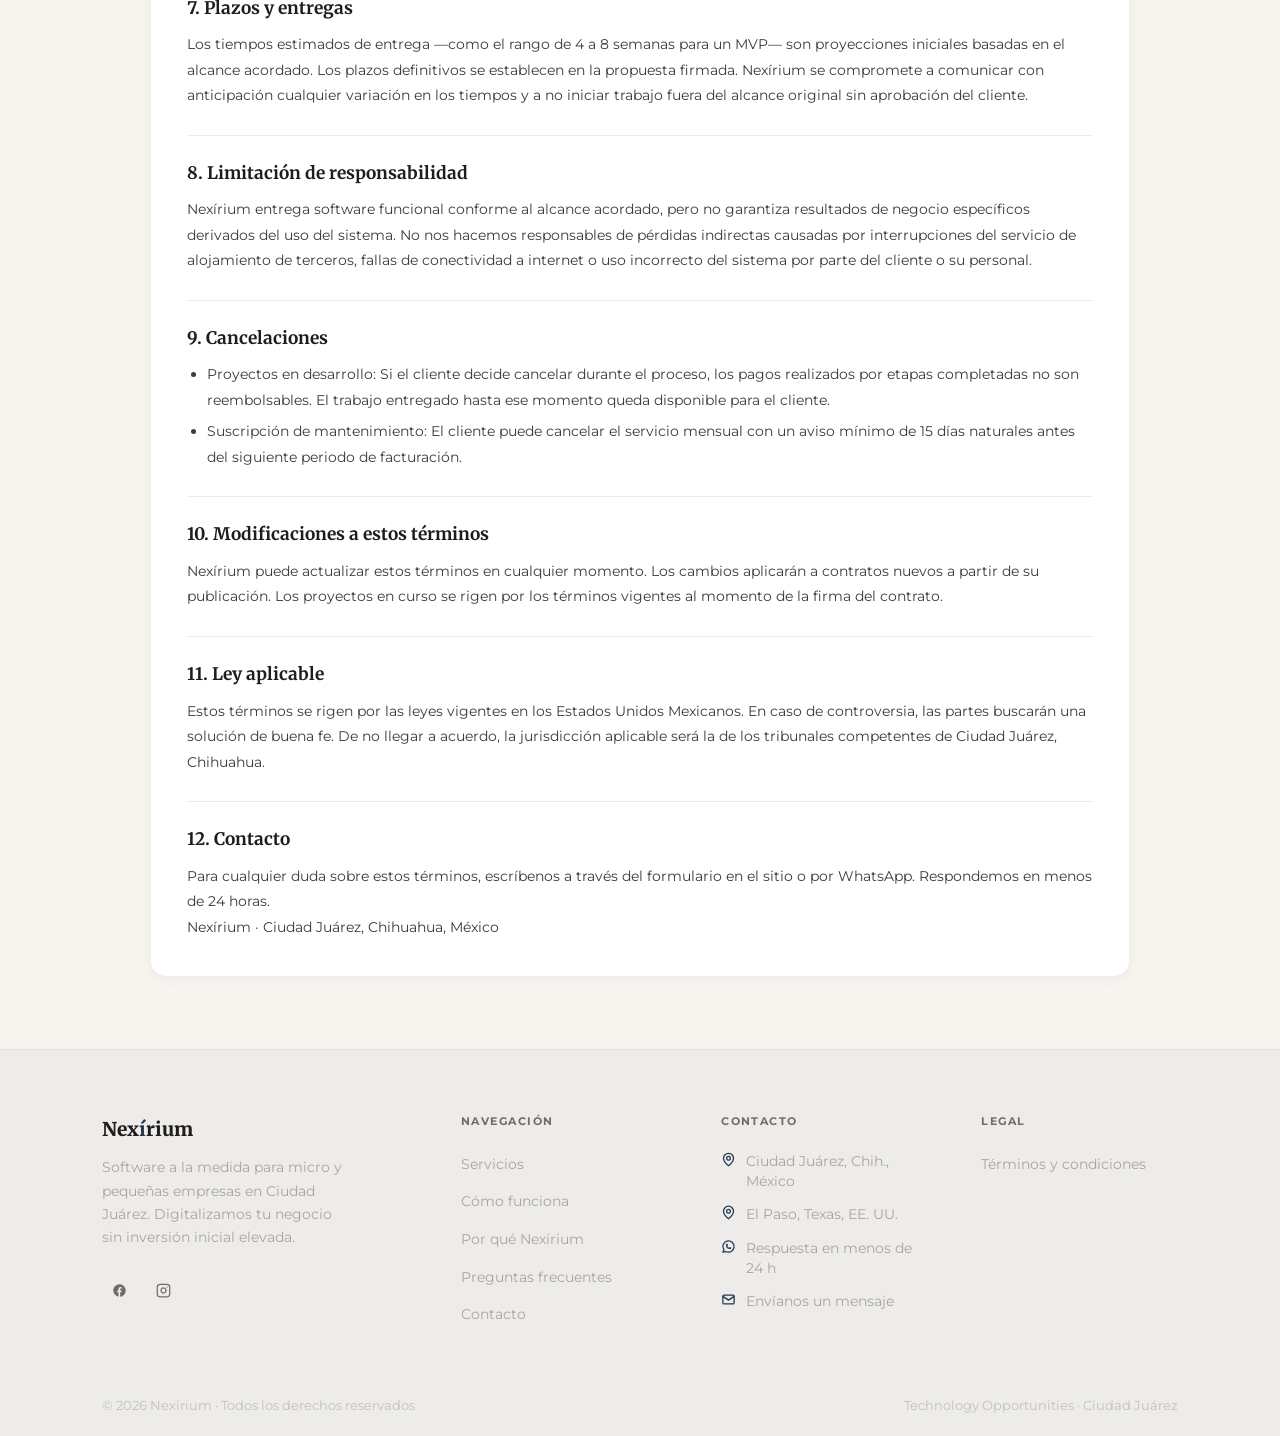
<file: terminos-y-condiciones.html>
<!DOCTYPE html>
<html lang="es">
<head>
  <meta charset="UTF-8">
  <meta name="viewport" content="width=device-width, initial-scale=1.0">
  <title>Términos y Condiciones | Nexírium</title>
  <meta name="description" content="Términos y Condiciones de Servicio de Nexírium.">
  <meta name="theme-color" content="#070D1A">
  <meta name="color-scheme" content="light dark">
  <link rel="preconnect" href="https://fonts.googleapis.com">
  <link rel="preconnect" href="https://fonts.gstatic.com" crossorigin>
  <link href="https://fonts.googleapis.com/css2?family=Merriweather:ital,opsz,wght@0,18..144,300..900;1,18..144,300..900&family=Montserrat:ital,wght@0,100..900;1,100..900&display=swap" rel="stylesheet">
  <script>(function(){var t=localStorage.getItem('nx-theme');if(t==='light'){document.documentElement.setAttribute('data-theme','light');}else if(!t&&!window.matchMedia('(prefers-color-scheme: dark)').matches){document.documentElement.setAttribute('data-theme','light');}})();</script>

  <style>
    :root {
      --navy-900: #070D1A;
      --navy-950: #040A12;
      --navy-800: #0D1625;
      --gold-300: #F5C060;
      --gold-400: #F0B840;
      --gold-500: #E8A020;
      --neutral-100: #EDECEA;
      --neutral-200: #D9D8D4;
      --neutral-300: #C2C0BB;
      --neutral-400: #A8A5A0;
      --neutral-500: #8C8983;
      --neutral-600: #706D68;
      --neutral-700: #504D49;
      --neutral-800: #3D3A37;
      --font-display: 'Merriweather', Georgia, serif;
      --font-body: 'Montserrat', Arial, sans-serif;
      --radius-sm: 4px;
      --radius-md: 8px;
      --radius-lg: 12px;
      --radius-xl: 16px;
      --radius-full: 9999px;
    }

    *, *::before, *::after { margin: 0; padding: 0; box-sizing: border-box; }
    html { scroll-behavior: smooth; color-scheme: dark; }
    body {
      background: var(--navy-900);
      color: var(--neutral-100);
      font-family: var(--font-body);
      line-height: 1.6;
      transition: background-color .35s ease, color .35s ease;
    }

    :focus-visible {
      outline: 2px solid var(--gold-500);
      outline-offset: 3px;
      border-radius: var(--radius-sm);
    }

    nav {
      position: fixed;
      top: 0;
      left: 0;
      width: 100%;
      z-index: 500;
      display: flex;
      justify-content: space-between;
      align-items: center;
      padding: 8px 5%;
      background: transparent;
      border-bottom: 1px solid transparent;
      transition: background-color .35s ease, border-color .35s ease, backdrop-filter .35s ease;
    }
    nav.solid {
      background: rgba(7,13,26,.72);
      backdrop-filter: blur(24px);
      -webkit-backdrop-filter: blur(24px);
      border-bottom-color: rgba(255,255,255,.05);
    }

    .nav-logo {
      display: flex;
      align-items: center;
      text-decoration: none;
      flex-shrink: 0;
    }
    .nav-logo .logo {
      width: 140px;
      height: 25px;
      display: block;
      background-color: var(--gold-500);
      -webkit-mask: url("IMAGOTIPO.svg") center / contain no-repeat;
      mask: url("IMAGOTIPO.svg") center / contain no-repeat;
    }

    .nav-links {
      display: flex;
      align-items: center;
      gap: 32px;
      list-style: none;
    }
    .nav-links a {
      color: var(--neutral-500);
      text-decoration: none;
      font-size: 13px;
      font-weight: 500;
      transition: color .2s;
    }
    .nav-links a:hover { color: var(--neutral-200); }
    .nav-cta {
      color: var(--gold-500) !important;
      padding: 6px 14px;
      border: 1px solid rgba(232,160,32,.35);
      border-radius: var(--radius-sm);
      font-weight: 600;
    }

    .theme-toggle {
      display: flex;
      align-items: center;
      justify-content: center;
      width: 34px;
      height: 34px;
      background: rgba(232,160,32,.08);
      border: 1px solid rgba(232,160,32,.2);
      border-radius: var(--radius-full);
      cursor: pointer;
      color: var(--gold-500);
      transition: background .22s, border-color .22s;
      position: relative;
      overflow: hidden;
    }
    .theme-toggle svg {
      position: absolute;
      transition: transform .45s cubic-bezier(.34,1.56,.64,1), opacity .3s ease;
    }
    .icon-sun { opacity: 1; transform: rotate(0deg) scale(1); }
    .icon-moon { opacity: 0; transform: rotate(-90deg) scale(.55); }
    [data-theme="light"] .icon-sun { opacity: 0; transform: rotate(90deg) scale(.55); }
    [data-theme="light"] .icon-moon { opacity: 1; transform: rotate(0deg) scale(1); }

    .hamburger {
      display: none;
      flex-direction: column;
      gap: 5px;
      cursor: pointer;
      background: none;
      border: none;
      padding: 4px;
    }
    .hamburger span {
      display: block;
      width: 22px;
      height: 2px;
      background: var(--neutral-300);
      border-radius: 2px;
      transition: transform .3s, opacity .3s;
    }
    .hamburger.open span:nth-child(1) { transform: translateY(7px) rotate(45deg); }
    .hamburger.open span:nth-child(2) { opacity: 0; }
    .hamburger.open span:nth-child(3) { transform: translateY(-7px) rotate(-45deg); }

    .mobile-menu {
      position: fixed;
      top: 62px;
      left: 0;
      right: 0;
      background: rgba(7,13,26,.96);
      border-bottom: 1px solid rgba(255,255,255,.05);
      backdrop-filter: blur(24px);
      padding: 12px 0;
      z-index: 490;
      display: none;
      flex-direction: column;
      gap: 4px;
    }
    .mobile-menu.open { display: flex; }
    .mobile-menu a {
      color: var(--neutral-400);
      text-decoration: none;
      font-size: 15px;
      font-weight: 500;
      padding: 12px 5%;
      border-radius: var(--radius-md);
      transition: color .2s, background .2s;
    }
    .mobile-menu a:hover { color: var(--gold-400); background: rgba(232,160,32,.06); }

    main { padding: 112px 5% 72px; }
    .legal-wrap {
      max-width: 980px;
      margin: 0 auto;
    }
    .legal-kicker {
      display: inline-block;
      font-size: 11px;
      letter-spacing: .14em;
      text-transform: uppercase;
      color: var(--gold-500);
      margin-bottom: 16px;
      font-weight: 600;
    }
    .legal-title {
      font-family: var(--font-display);
      font-size: clamp(2rem, 4vw, 3rem);
      line-height: 1.15;
      margin-bottom: 10px;
    }
    .legal-subtitle {
      color: var(--neutral-500);
      margin-bottom: 28px;
      font-size: 15px;
    }
    .legal-card {
      background: linear-gradient(145deg, var(--navy-800), rgba(13,22,37,.92));
      border: 1px solid rgba(255,255,255,.06);
      border-radius: var(--radius-xl);
      padding: clamp(20px, 3vw, 36px);
    }
    .legal-section + .legal-section {
      margin-top: 26px;
      padding-top: 24px;
      border-top: 1px solid rgba(255,255,255,.06);
    }
    .legal-section h2 {
      font-family: var(--font-display);
      font-size: 1.08rem;
      margin-bottom: 10px;
      color: var(--neutral-200);
    }
    .legal-section p,
    .legal-section li {
      color: var(--neutral-400);
      font-size: 14px;
      line-height: 1.82;
    }
    .legal-section ul {
      margin-top: 8px;
      padding-left: 20px;
      display: grid;
      gap: 6px;
    }

    footer {
      border-top: 1px solid rgba(255,255,255,.05);
      background: var(--navy-950);
      padding: 64px 8% 0;
    }
    .footer-top {
      max-width: 1200px;
      margin: 0 auto;
      display: grid;
      grid-template-columns: 1.5fr 1fr 1fr 1fr;
      gap: 64px;
      padding-bottom: 48px;
    }
    .footer-brand {
      font-family: var(--font-display);
      font-weight: 800;
      font-size: 19px;
      color: var(--neutral-200);
      margin-bottom: 12px;
    }
    .footer-brand span { color: var(--gold-500); }
    .footer-brand-desc {
      color: var(--neutral-700);
      font-size: 13.5px;
      line-height: 1.72;
      max-width: 250px;
      margin-bottom: 24px;
    }
    .footer-socials { display: flex; gap: 10px; }
    .footer-social {
      width: 34px;
      height: 34px;
      background: rgba(255,255,255,.04);
      border: 1px solid rgba(255,255,255,.07);
      border-radius: var(--radius-md);
      display: flex;
      align-items: center;
      justify-content: center;
      color: var(--neutral-600);
      text-decoration: none;
      transition: background .22s, border-color .22s, color .22s;
    }
    .footer-social:hover {
      background: rgba(232,160,32,.09);
      border-color: rgba(232,160,32,.22);
      color: var(--gold-400);
    }
    .footer-col-title {
      font-size: 10.5px;
      font-weight: 700;
      letter-spacing: .14em;
      text-transform: uppercase;
      color: var(--neutral-600);
      margin-bottom: 20px;
    }
    .footer-links {
      list-style: none;
      display: flex;
      flex-direction: column;
      gap: 12px;
    }
    .footer-links a {
      color: var(--neutral-700);
      text-decoration: none;
      font-size: 13.5px;
      transition: color .2s;
    }
    .footer-links a:hover { color: var(--gold-400); }
    .footer-contact-items { display: flex; flex-direction: column; gap: 13px; }
    .footer-contact-item {
      display: flex;
      align-items: flex-start;
      gap: 10px;
      color: var(--neutral-700);
      font-size: 13.5px;
      line-height: 1.5;
    }
    .footer-contact-item svg { flex-shrink: 0; color: var(--gold-500); margin-top: 1px; }
    .footer-bottom {
      max-width: 1200px;
      margin: 0 auto;
      padding: 20px 0;
      border-top: 1px solid rgba(255,255,255,.04);
      display: flex;
      align-items: center;
      justify-content: space-between;
      flex-wrap: wrap;
      gap: 8px;
    }
    .footer-copy, .footer-tag {
      color: var(--neutral-800);
      font-size: 12.5px;
    }

    [data-theme="light"] {
      color-scheme: light;
      --navy-900: #F8F5F0;
      --navy-950: #EDE9E3;
      --navy-800: #FFFFFF;
      --gold-300: #6A8FB8;
      --gold-400: #3D6099;
      --gold-500: #203552;
      --neutral-100: #0E0C0A;
      --neutral-200: #1F1D1B;
      --neutral-300: #2E2C29;
      --neutral-400: #3D3A37;
      --neutral-500: #504D49;
      --neutral-600: #706D68;
      --neutral-700: #A8A5A0;
      --neutral-800: #C2C0BB;
    }
    [data-theme="light"] nav.solid {
      background: rgba(248,245,240,.88);
      border-bottom-color: rgba(0,0,0,.06);
    }
    [data-theme="light"] .mobile-menu {
      background: rgba(248,245,240,.98);
      border-bottom-color: rgba(0,0,0,.06);
    }
    [data-theme="light"] .nav-links a:hover { color: var(--neutral-200); }
    [data-theme="light"] .legal-card {
      background: #FFFFFF;
      border-color: rgba(0,0,0,.07);
      box-shadow: 0 2px 14px rgba(0,0,0,.05);
    }
    [data-theme="light"] .legal-section + .legal-section { border-top-color: rgba(0,0,0,.08); }
    [data-theme="light"] footer {
      border-color: rgba(0,0,0,.06);
      background: #EDECEA;
    }

    @media (max-width: 1024px) {
      .footer-top { grid-template-columns: 1fr 1fr; gap: 40px; }
    }
    @media (max-width: 768px) {
      nav { padding: 12px 18px; }
      .nav-links { display: none; }
      .theme-toggle { order: 2; margin-right: 12px; }
      .hamburger { display: flex; order: 3; }
      .footer-top { grid-template-columns: 1fr; gap: 34px; }
      .footer-bottom { flex-direction: column; align-items: flex-start; }
      main { padding-top: 98px; }
    }
  </style>
</head>
<body>

<nav id="nav">
  <a href="index.html#hero" class="nav-logo" aria-label="Nexírium inicio">
    <span class="logo" role="img" aria-label="Nexírium"></span>
  </a>
  <ul class="nav-links">
    <li><a href="index.html#services">Servicios</a></li>
    <li><a href="index.html#how">Cómo trabajamos</a></li>
    <li><a href="index.html#why">Por qué nosotros</a></li>
    <li><a href="index.html#vision">Visión</a></li>
    <li><a href="index.html#contact" class="nav-cta">Contáctanos</a></li>
  </ul>
  <button class="theme-toggle" id="theme-toggle" aria-label="Cambiar tema">
    <svg class="icon-sun" width="16" height="16" viewBox="0 0 24 24" style="stroke: var(--gold-500); fill: none;" stroke-width="2" stroke-linecap="round" stroke-linejoin="round">
      <circle cx="12" cy="12" r="4"/><path d="M12 2v2M12 20v2M4.93 4.93l1.41 1.41M17.66 17.66l1.41 1.41M2 12h2M20 12h2M6.34 17.66l-1.41 1.41M19.07 4.93l-1.41 1.41"/>
    </svg>
    <svg class="icon-moon" width="15" height="15" viewBox="0 0 24 24" style="stroke: var(--gold-500); fill: var(--gold-500);" stroke-width="2" stroke-linecap="round" stroke-linejoin="round">
      <path d="M12 3a6 6 0 0 0 9 9 9 9 0 1 1-9-9Z"/>
    </svg>
  </button>
  <button class="hamburger" id="burger" aria-label="Abrir menú">
    <span></span><span></span><span></span>
  </button>
</nav>

<div class="mobile-menu" id="mob-menu">
  <a href="index.html#services">Servicios</a>
  <a href="index.html#how">Cómo trabajamos</a>
  <a href="index.html#why">Por qué nosotros</a>
  <a href="index.html#vision">Visión</a>
  <a href="index.html#contact">Contáctanos</a>
</div>

<main>
  <div class="legal-wrap">
    <span class="legal-kicker">Legal</span>
    <h1 class="legal-title">Términos y Condiciones de Servicio</h1>
    <p class="legal-subtitle">Nexírium · Vigente desde junio de 2026</p>

    <article class="legal-card">
      <section class="legal-section">
        <h2>1. Quiénes somos</h2>
        <p>Nexírium es una empresa de desarrollo de software con sede en Ciudad Juárez, Chihuahua, México, enfocada en crear soluciones tecnológicas a la medida para micro y pequeñas empresas. Al contactarnos, solicitar una propuesta o contratar cualquiera de nuestros servicios, aceptas los términos descritos en este documento.</p>
      </section>

      <section class="legal-section">
        <h2>2. Servicios que ofrecemos</h2>
        <p>Nexírium presta los siguientes servicios:</p>
        <ul>
          <li>Sistemas a la medida (MVP): Desarrollo de software personalizado con base en los procesos específicos de tu negocio.</li>
          <li>Apps web y móviles: Desarrollo de aplicaciones accesibles desde navegador o dispositivo móvil.</li>
          <li>Diseño UI/UX: Diseño de experiencia de usuario previo al desarrollo, con entrega de prototipos navegables.</li>
          <li>Mantenimiento y soporte: Servicio continuo de correcciones, actualizaciones y atención a incidencias bajo suscripción mensual.</li>
          <li>Consultoría tecnológica: Asesoría para identificar las necesidades digitales del negocio y definir la solución más adecuada.</li>
        </ul>
        <p>Los servicios marcados como Próximamente (Inteligencia Artificial y Ciencia de Datos) no están disponibles aún y no generan obligación de contratación hasta que sean lanzados formalmente.</p>
      </section>

      <section class="legal-section">
        <h2>3. Proceso de contratación</h2>
        <p>Ningún servicio se activa mediante el formulario de contacto del sitio. El formulario es únicamente una solicitud de propuesta sin costo ni compromiso. El servicio inicia formalmente cuando ambas partes firman una propuesta o contrato de proyecto que especifica el alcance, costo, tiempos de entrega y condiciones de pago.</p>
      </section>

      <section class="legal-section">
        <h2>4. Pagos y modelo de cobro</h2>
        <ul>
          <li>Proyectos de desarrollo (MVP, apps, diseño): Los pagos se realizan por etapas conforme al avance del proyecto. Nexírium nunca solicita el 100% del costo por adelantado. El esquema de pagos se detalla en la propuesta de cada proyecto.</li>
          <li>Mantenimiento y soporte mensual: Se factura al inicio de cada periodo. La falta de pago en los plazos acordados puede resultar en la suspensión temporal del servicio hasta regularizar el adeudo.</li>
          <li>Cambios de alcance: Cualquier modificación al alcance original acordado que implique trabajo adicional será cotizada y aprobada por escrito antes de ejecutarse. No existe cobro sorpresa.</li>
        </ul>
      </section>

      <section class="legal-section">
        <h2>5. Propiedad intelectual</h2>
        <p>Una vez completado el pago total del proyecto, el cliente recibe los derechos de uso del software desarrollado específicamente para su negocio. Nexírium conserva la propiedad de los componentes, librerías y herramientas base que no fueron creados exclusivamente para el proyecto. El cliente no puede revender ni sublicenciar el software sin autorización escrita de Nexírium.</p>
      </section>

      <section class="legal-section">
        <h2>6. Confidencialidad</h2>
        <p>Nexírium tratará como información confidencial todos los datos operativos, financieros y comerciales que el cliente comparta durante el desarrollo del proyecto. Esta información no será divulgada a terceros sin consentimiento explícito del cliente, salvo obligación legal. El cliente, por su parte, acepta no divulgar metodologías, estructuras técnicas ni documentación interna de Nexírium a terceros.</p>
      </section>

      <section class="legal-section">
        <h2>7. Plazos y entregas</h2>
        <p>Los tiempos estimados de entrega —como el rango de 4 a 8 semanas para un MVP— son proyecciones iniciales basadas en el alcance acordado. Los plazos definitivos se establecen en la propuesta firmada. Nexírium se compromete a comunicar con anticipación cualquier variación en los tiempos y a no iniciar trabajo fuera del alcance original sin aprobación del cliente.</p>
      </section>

      <section class="legal-section">
        <h2>8. Limitación de responsabilidad</h2>
        <p>Nexírium entrega software funcional conforme al alcance acordado, pero no garantiza resultados de negocio específicos derivados del uso del sistema. No nos hacemos responsables de pérdidas indirectas causadas por interrupciones del servicio de alojamiento de terceros, fallas de conectividad a internet o uso incorrecto del sistema por parte del cliente o su personal.</p>
      </section>

      <section class="legal-section">
        <h2>9. Cancelaciones</h2>
        <ul>
          <li>Proyectos en desarrollo: Si el cliente decide cancelar durante el proceso, los pagos realizados por etapas completadas no son reembolsables. El trabajo entregado hasta ese momento queda disponible para el cliente.</li>
          <li>Suscripción de mantenimiento: El cliente puede cancelar el servicio mensual con un aviso mínimo de 15 días naturales antes del siguiente periodo de facturación.</li>
        </ul>
      </section>

      <section class="legal-section">
        <h2>10. Modificaciones a estos términos</h2>
        <p>Nexírium puede actualizar estos términos en cualquier momento. Los cambios aplicarán a contratos nuevos a partir de su publicación. Los proyectos en curso se rigen por los términos vigentes al momento de la firma del contrato.</p>
      </section>

      <section class="legal-section">
        <h2>11. Ley aplicable</h2>
        <p>Estos términos se rigen por las leyes vigentes en los Estados Unidos Mexicanos. En caso de controversia, las partes buscarán una solución de buena fe. De no llegar a acuerdo, la jurisdicción aplicable será la de los tribunales competentes de Ciudad Juárez, Chihuahua.</p>
      </section>

      <section class="legal-section">
        <h2>12. Contacto</h2>
        <p>Para cualquier duda sobre estos términos, escríbenos a través del formulario en el sitio o por WhatsApp. Respondemos en menos de 24 horas.</p>
        <p>Nexírium · Ciudad Juárez, Chihuahua, México</p>
      </section>
    </article>
  </div>
</main>

<footer>
  <div class="footer-top">
    <div>
      <div class="footer-brand">Nex<span>í</span>rium</div>
      <p class="footer-brand-desc">Software a la medida para micro y pequeñas empresas en Ciudad Juárez. Digitalizamos tu negocio sin inversión inicial elevada.</p>
      <div class="footer-socials">
        <a href="https://www.facebook.com/profile.php?id=61590561814295" class="footer-social" aria-label="Facebook" target="_blank" rel="noopener noreferrer">
          <svg width="15" height="15" viewBox="0 0 24 24" fill="currentColor" aria-hidden="true"><path d="M22 12a10 10 0 1 0 -11.56 9.88v-6.99h-2.1V12h2.1V9.8c0-2.07 1.23-3.21 3.11-3.21.9 0 1.84.16 1.84.16v2.03h-1.04c-1.02 0-1.34.63-1.34 1.28V12h2.29l-.37 2.89h-1.92v6.99A10 10 0 0 0 22 12"/></svg>
        </a>
        <a href="https://www.instagram.com/nexirium.tech/" class="footer-social" aria-label="Instagram" target="_blank" rel="noopener noreferrer">
          <svg width="15" height="15" viewBox="0 0 24 24" fill="none" stroke="currentColor" stroke-width="2" stroke-linecap="round" stroke-linejoin="round"><rect x="2" y="2" width="20" height="20" rx="5" ry="5"/><path d="M16 11.37A4 4 0 1 1 12.63 8 4 4 0 0 1 16 11.37z"/><line x1="17.5" y1="6.5" x2="17.51" y2="6.5"/></svg>
        </a>
      </div>
    </div>

    <div>
      <div class="footer-col-title">Navegación</div>
      <ul class="footer-links">
        <li><a href="index.html#services">Servicios</a></li>
        <li><a href="index.html#how">Cómo funciona</a></li>
        <li><a href="index.html#why">Por qué Nexírium</a></li>
        <li><a href="index.html#faq">Preguntas frecuentes</a></li>
        <li><a href="index.html#contact">Contacto</a></li>
      </ul>
    </div>

    <div>
      <div class="footer-col-title">Contacto</div>
      <div class="footer-contact-items">
        <div class="footer-contact-item">
          <svg width="15" height="15" viewBox="0 0 24 24" fill="none" stroke="currentColor" stroke-width="2" stroke-linecap="round" stroke-linejoin="round"><path d="M20 10c0 6-8 12-8 12s-8-6-8-12a8 8 0 0 1 16 0z"/><circle cx="12" cy="10" r="3"/></svg>
          Ciudad Juárez, Chih., México
        </div>
        <div class="footer-contact-item">
          <svg width="15" height="15" viewBox="0 0 24 24" fill="none" stroke="currentColor" stroke-width="2" stroke-linecap="round" stroke-linejoin="round"><path d="M20 10c0 6-8 12-8 12s-8-6-8-12a8 8 0 0 1 16 0z"/><circle cx="12" cy="10" r="3"/></svg>
          El Paso, Texas, EE.&nbsp;UU.
        </div>
        <div class="footer-contact-item">
          <svg width="15" height="15" viewBox="0 0 24 24" fill="none" stroke="currentColor" stroke-width="2" stroke-linecap="round" stroke-linejoin="round"><path d="M3 21l1.65-3.8a9 9 0 1 1 3.4 2.9L3 21"/><path d="M9 10a.5.5 0 0 0 1 0V9a.5.5 0 0 0-1 0v1a5 5 0 0 0 5 5h1a.5.5 0 0 0 0-1h-1a.5.5 0 0 0 0 1"/></svg>
          Respuesta en menos de 24 h
        </div>
        <div class="footer-contact-item">
          <svg width="15" height="15" viewBox="0 0 24 24" fill="none" stroke="currentColor" stroke-width="2" stroke-linecap="round" stroke-linejoin="round"><rect x="3" y="5" width="18" height="14" rx="2"/><path d="m3 7 9 6 9-6"/></svg>
          <a href="index.html#contact" style="color:inherit;text-decoration:none;transition:color .2s;" onmouseover="this.style.color='var(--gold-400)'" onmouseout="this.style.color='inherit'">Envíanos un mensaje</a>
        </div>
      </div>
    </div>

    <div>
      <div class="footer-col-title">Legal</div>
      <ul class="footer-links">
        <li><a href="terminos-y-condiciones.html" aria-label="Términos y condiciones">Términos y condiciones</a></li>
      </ul>
    </div>
  </div>

  <div class="footer-bottom">
    <p class="footer-copy">© 2026 Nexírium · Todos los derechos reservados</p>
    <p class="footer-tag">Technology Opportunities · Ciudad Juárez</p>
  </div>
</footer>

<script>
  (function () {
    const html = document.documentElement;
    const btn = document.getElementById('theme-toggle');

    const applyTheme = (theme) => {
      if (theme === 'light') html.setAttribute('data-theme', 'light');
      else html.removeAttribute('data-theme');
    };

    btn.addEventListener('click', () => {
      const next = html.getAttribute('data-theme') === 'light' ? 'dark' : 'light';
      applyTheme(next);
      localStorage.setItem('nx-theme', next);
    });
  })();

  const navEl = document.getElementById('nav');
  window.addEventListener('scroll', () => {
    navEl.classList.toggle('solid', window.scrollY > 64);
  }, { passive: true });

  const burger = document.getElementById('burger');
  const mobMenu = document.getElementById('mob-menu');
  burger.addEventListener('click', () => {
    const open = burger.classList.toggle('open');
    mobMenu.classList.toggle('open', open);
  });
  mobMenu.querySelectorAll('a').forEach(a => {
    a.addEventListener('click', () => {
      burger.classList.remove('open');
      mobMenu.classList.remove('open');
    });
  });
  document.addEventListener('click', e => {
    if (!navEl.contains(e.target) && !mobMenu.contains(e.target)) {
      burger.classList.remove('open');
      mobMenu.classList.remove('open');
    }
  });
</script>
</body>
</html>
</file>
<file: styles.css>
/* ── BRAND TOKENS ── */
:root {
  --navy-50:  #D8E8F2;
  --navy-100: #A8BDD6;
  --navy-200: #6A8FB8;
  --navy-300: #3D6099;
  --navy-400: #203552;
  --navy-700: #111E33;
  --navy-800: #0D1625;
  --navy-900: #070D1A;
  --navy-950: #040A12;

  --gold-300: #F5C060;
  --gold-400: #F0B840;
  --gold-500: #E8A020;
  --gold-600: #C07D10;
  --gold-700: #975E0B;

  --neutral-100: #EDECEA;
  --neutral-200: #D9D8D4;
  --neutral-300: #C2C0BB;
  --neutral-400: #A8A5A0;
  --neutral-500: #8C8983;
  --neutral-600: #706D68;
  --neutral-700: #504D49;
  --neutral-800: #3D3A37;
  --neutral-900: #272523;

  --font-display: 'Merriweather', Georgia, serif;
  --font-body:    'Montserrat', Arial, sans-serif;

  --space-2:  8px;
  --space-3:  12px;
  --space-4:  16px;
  --space-6:  24px;
  --space-8:  32px;
  --space-10: 40px;
  --space-12: 48px;
  --space-16: 64px;

  --radius-sm:   4px;
  --radius-md:   8px;
  --radius-lg:   12px;
  --radius-xl:   16px;
  --radius-full: 9999px;

  --shadow-gold: 0 0 28px rgba(232,160,32,.32);
  --glow-gold:   0 0 40px rgba(232,160,32,.14);
}

*, *::before, *::after { margin: 0; padding: 0; box-sizing: border-box; }
html { scroll-behavior: smooth; color-scheme: dark; }
body {
  background: var(--navy-900);
  color: var(--neutral-100);
  font-family: var(--font-body);
  overflow-x: hidden;
  line-height: 1.6;
  transition: background-color .4s ease, color .4s ease;
}

/* ── SKIP LINK ── */
.skip-link {
  position: fixed;
  top: -100%;
  left: 16px;
  background: var(--gold-500);
  color: var(--navy-900);
  padding: 8px 16px;
  border-radius: var(--radius-md);
  font-weight: 700;
  font-size: 14px;
  z-index: 9999;
  text-decoration: none;
  transition: top .2s;
}
.skip-link:focus { top: 16px; }

/* ── SCROLL PROGRESS ── */
#scroll-bar {
  position: fixed;
  top: 0; left: 0;
  height: 2px;
  width: 100%;
  transform: scaleX(0);
  transform-origin: left;
  background: linear-gradient(90deg, var(--gold-500), var(--gold-300));
  z-index: 9999;
}

/* ── FOCUS VISIBLE ── */
:focus-visible {
  outline: 2px solid var(--gold-500);
  outline-offset: 3px;
  border-radius: var(--radius-sm);
}
.field input:focus-visible,
.field textarea:focus-visible,
.field select:focus-visible {
  outline: none;
  border-color: var(--gold-500);
  box-shadow: 0 0 0 3px rgba(232,160,32,.1);
}

/* ── SECTION ANCHOR OFFSET (fixed nav) ── */
#services, #how, #why, #faq, #vision, #contact {
  scroll-margin-top: 88px;
}

/* ── REDUCED MOTION ── */
@media (prefers-reduced-motion: reduce) {
  *, *::before, *::after {
    animation-duration: 0.01ms !important;
    animation-iteration-count: 1 !important;
    transition-duration: 0.01ms !important;
  }
  html { scroll-behavior: auto; }
}

/* ── AMBIENT BACKGROUND ── */
.ambient {
  position: fixed;
  inset: 0;
  z-index: 0;
  pointer-events: none;
  overflow: hidden;
}
.orb {
  position: absolute;
  border-radius: 50%;
  filter: blur(110px);
}
.orb-1 {
  width: 720px; height: 720px;
  background: rgba(232,160,32,.09);
  top: -200px; left: -160px;
  animation: drift1 20s ease-in-out infinite;
}
.orb-2 {
  width: 560px; height: 560px;
  background: rgba(61,96,153,.12);
  bottom: -120px; right: -100px;
  animation: drift2 26s ease-in-out infinite;
}
.orb-3 {
  width: 440px; height: 440px;
  background: rgba(232,160,32,.06);
  top: 45%; left: 55%;
  transform: translate(-50%,-50%);
  animation: drift3 18s ease-in-out infinite;
}
@keyframes drift1 {
  0%,100% { transform: translate(0,0) scale(1); }
  40%      { transform: translate(80px,70px) scale(1.08); }
  70%      { transform: translate(-30px,110px) scale(.94); }
}
@keyframes drift2 {
  0%,100% { transform: translate(0,0); }
  35%     { transform: translate(-70px,-80px) scale(1.06); }
  70%     { transform: translate(50px,-40px) scale(.92); }
}
@keyframes drift3 {
  0%,100% { transform: translate(-50%,-50%) scale(1); }
  50%     { transform: translate(-58%,-42%) scale(1.14); }
}

#particles { position: fixed; inset: 0; z-index: 0; pointer-events: none; }

/* ── NAV ── */
nav {
  position: fixed;
  top: 0; left: 0;
  width: 100%;
  z-index: 500;
  display: flex;
  justify-content: space-between;
  align-items: center;
  padding: 8px 5%;
  background: transparent;
  border-bottom: 1px solid transparent;
  transition: background-color .4s ease, border-color .4s ease, backdrop-filter .4s ease;
}
nav.solid {
  background: rgba(7,13,26,.72);
  backdrop-filter: blur(24px);
  -webkit-backdrop-filter: blur(24px);
  border-bottom-color: rgba(255,255,255,.05);
}

.nav-logo {
  display: flex;
  align-items: center;
  gap: 10px;
  text-decoration: none;
  flex-shrink: 0;
}
.nav-logo img {
  height: 25px;
  display: none;
}

/* Isologo (icon + NEXIRIUM text stacked, viewBox 1221×734) */
.nav-logo .logo {
  width: 140px;
  height: 25px;
  display: block;
  flex-shrink: 0;
  background-color: var(--gold-500);
  -webkit-mask: url("IMAGOTIPO.svg") center / contain no-repeat;
  mask: url("IMAGOTIPO.svg") center / contain no-repeat;
}

/* Light theme: logo → navy */
[data-theme="light"] .nav-logo .logo {
  background-color: #203552; /* El azul marino exacto de la imagen */
}

/* Dark theme (default): logo → gold */
html:not([data-theme="light"]) .nav-logo .logo {
  background-color: var(--gold-500);
}

.nav-links {
  display: flex;
  align-items: center;
  gap: 36px;
  list-style: none;
}
.nav-links a {
  color: var(--neutral-600);
  text-decoration: none;
  font-size: 13px;
  font-weight: 400;
  transition: color .2s;
  position: relative;
}
.nav-links a:not(.nav-cta)::after {
  content: '';
  position: absolute;
  bottom: -3px; left: 0;
  width: 0; height: 1px;
  background: var(--gold-500);
  transition: width .3s ease;
}
.nav-links a:not(.nav-cta):hover { color: var(--neutral-200); }
.nav-links a:not(.nav-cta):hover::after { width: 100%; }
.nav-cta {
  background: transparent !important;
  color: var(--gold-500) !important;
  padding: 6px 14px !important;
  border: 1px solid rgba(232,160,32,.35) !important;
  border-radius: var(--radius-sm) !important;
  font-weight: 600 !important;
  font-size: 13px !important;
  letter-spacing: .01em;
  transition: border-color .2s, color .2s, background .2s !important;
}
.nav-cta:hover {
  background: rgba(232,160,32,.07) !important;
  border-color: rgba(232,160,32,.65) !important;
  transform: none !important;
  box-shadow: none !important;
}
.nav-cta::after { display: none !important; }

.hamburger {
  display: none;
  flex-direction: column;
  gap: 5px;
  cursor: pointer;
  background: none;
  border: none;
  padding: 4px;
}
.hamburger span {
  display: block;
  width: 22px; height: 2px;
  background: var(--neutral-300);
  border-radius: 2px;
  transition: transform .3s, opacity .3s;
}
.hamburger.open span:nth-child(1) { transform: translateY(7px) rotate(45deg); }
.hamburger.open span:nth-child(2) { opacity: 0; }
.hamburger.open span:nth-child(3) { transform: translateY(-7px) rotate(-45deg); }

.mobile-menu {
  position: fixed;
  top: 62px; left: 0; right: 0;
  background: rgba(7,13,26,.96);
  border: none;
  border-bottom: 1px solid rgba(255,255,255,.05);
  border-radius: 0;
  backdrop-filter: blur(24px);
  padding: 12px 0;
  z-index: 490;
  display: none;
  flex-direction: column;
  gap: 4px;
  transform-origin: top center;
  animation: menuOpen .25s ease forwards;
  box-sizing: border-box;
}
.mobile-menu.open { display: flex; }
@keyframes menuOpen {
  from { opacity: 0; transform: scaleY(.95); }
  to   { opacity: 1; transform: scaleY(1); }
}
.mobile-menu a {
  color: var(--neutral-400);
  text-decoration: none;
  font-size: 15px;
  font-weight: 500;
  padding: 12px 5%;
  border-radius: var(--radius-md);
  transition: color .2s, background .2s;
  box-sizing: border-box;
}
.mobile-menu a:hover { color: var(--gold-400); background: rgba(232,160,32,.06); }
.mobile-menu .m-cta {
  color: var(--gold-400) !important;
  font-weight: 700;
  margin-top: 8px;
  border-top: 1px solid rgba(255,255,255,.06);
  padding-top: 16px;
}

/* ── SHARED ── */
section { position: relative; z-index: 1; }
.wrap {
  max-width: 1200px;
  margin: 0 auto;
  padding: clamp(80px,10vw,128px) 5%;
}

.tag {
  display: inline-flex;
  align-items: center;
  gap: 10px;
  font-size: 11px;
  font-weight: 600;
  letter-spacing: .16em;
  text-transform: uppercase;
  color: var(--gold-500);
  margin-bottom: var(--space-6);
}
.tag::before {
  content: '';
  display: block;
  width: 20px; height: 1px;
  background: var(--gold-500);
}

.heading {
  font-family: var(--font-display);
  font-size: clamp(1.9rem, 4.2vw, 3.1rem);
  font-weight: 800;
  line-height: 1.15;
  letter-spacing: -.022em;
  max-width: 760px;
  margin-bottom: var(--space-6);
}
.heading em { font-style: normal; color: var(--gold-500); }

.body-text {
  color: var(--neutral-500);
  font-size: 1.05rem;
  line-height: 1.78;
  max-width: 560px;
  font-weight: 300;
}

/* ── BUTTONS ── */
.btn-primary {
  display: inline-flex;
  align-items: center;
  gap: var(--space-2);
  background: var(--gold-500);
  color: var(--navy-900);
  font-family: var(--font-display);
  font-weight: 700;
  font-size: 14px;
  padding: 13px 24px;
  border: none;
  border-radius: var(--radius-md);
  cursor: pointer;
  text-decoration: none;
  transition: background .22s, transform .22s, box-shadow .22s;
  letter-spacing: .01em;
}
.btn-primary:hover {
  background: var(--gold-400);
  transform: translateY(-2px);
  box-shadow: 0 14px 36px rgba(232,160,32,.3);
}
.btn-primary .arrow { transition: transform .2s; }
.btn-primary:hover .arrow { transform: translateX(4px); }

.btn-ghost {
  display: inline-flex;
  align-items: center;
  gap: var(--space-2);
  background: transparent;
  color: var(--neutral-200);
  font-family: var(--font-display);
  font-weight: 600;
  font-size: 14px;
  padding: 13px 24px;
  border: 1px solid rgba(255,255,255,.14);
  border-radius: var(--radius-md);
  cursor: pointer;
  text-decoration: none;
  transition: border-color .22s, color .22s, transform .22s;
}
.btn-ghost:hover {
  border-color: rgba(232,160,32,.5);
  color: var(--gold-400);
  transform: translateY(-2px);
}

/* ── HERO ── */
#hero {
  min-height: 100vh;
  display: flex;
  flex-direction: column;
  justify-content: center;
  align-items: flex-start;
  padding: clamp(110px,15vw,170px) 8% clamp(80px,10vw,120px);
}

.hero-badge {
  display: inline-flex;
  align-items: center;
  gap: 8px;
  background: rgba(232,160,32,.08);
  border: 1px solid rgba(232,160,32,.24);
  color: var(--gold-400);
  font-size: 11px;
  font-weight: 600;
  letter-spacing: .14em;
  text-transform: uppercase;
  padding: 6px 14px;
  border-radius: var(--radius-full);
  margin-bottom: var(--space-8);
  opacity: 0;
  animation: fadeUp .7s .1s forwards;
}
.pulse {
  width: 6px; height: 6px;
  background: var(--gold-500);
  border-radius: 50%;
  animation: pulseDot 2.4s ease-in-out infinite;
}
@keyframes pulseDot {
  0%,100% { box-shadow: 0 0 0 0 rgba(232,160,32,.6); }
  50%      { box-shadow: 0 0 0 5px rgba(232,160,32,0); }
}

.hero-h1 {
  font-family: var(--font-display);
  font-size: clamp(2.9rem, 7.8vw, 6.8rem);
  font-weight: 800;
  line-height: 1.02;
  letter-spacing: -.038em;
  max-width: 960px;
  margin-bottom: var(--space-6);
}
.hero-h1 .word {
  display: inline-block;
  margin-right: 0.28em;
  opacity: 0;
  transform: translateY(30px);
  transition: opacity .65s ease, transform .65s ease;
}
.hero-h1 .word:last-child {
  margin-right: 0;
}
.hero-h1 .gold { color: var(--gold-500); }
.hero-h1 .outline {
  -webkit-text-stroke: 1.5px var(--gold-500);
  color: transparent;
}

.hero-sub {
  font-size: clamp(1rem,1.6vw,1.18rem);
  color: var(--neutral-500);
  max-width: 520px;
  line-height: 1.76;
  font-weight: 300;
  margin-bottom: var(--space-10);
  opacity: 0;
  animation: fadeUp .8s .95s forwards;
}

.hero-ctas {
  display: flex;
  gap: var(--space-4);
  flex-wrap: wrap;
  opacity: 0;
  animation: fadeUp .8s 1.15s forwards;
}

@keyframes fadeUp {
  to { opacity: 1; transform: translateY(0); }
}

.hero-scroll {
  position: absolute;
  bottom: 40px; left: 50%;
  transform: translateX(-50%);
  display: flex;
  flex-direction: column;
  align-items: center;
  gap: 8px;
  opacity: 0;
  animation: fadeUp .8s 1.7s forwards;
}
.mouse-icon {
  width: 22px; height: 34px;
  border: 1.5px solid rgba(255,255,255,.18);
  border-radius: 12px;
  display: flex;
  justify-content: center;
  padding-top: 7px;
}
.mouse-wheel {
  width: 2px; height: 7px;
  background: var(--gold-500);
  border-radius: 2px;
  animation: wheel 2s ease-in-out infinite;
}
@keyframes wheel {
  0%,100% { transform: translateY(0); opacity: 1; }
  70%      { transform: translateY(10px); opacity: 0; }
}
.scroll-lbl {
  font-size: 10px;
  letter-spacing: .14em;
  text-transform: uppercase;
  color: var(--neutral-700);
}

/* ── PROBLEM ── */
#problem { background: linear-gradient(180deg, transparent, rgba(7,13,26,.5), transparent); }
#problem .wrap { display: block; }
.problem-head { margin-bottom: var(--space-12); }
.problem-head .heading { max-width: 820px; font-size: clamp(2.2rem, 5vw, 3.6rem); }
.problem-head .body-text { max-width: 520px; }
.problem-rule {
  width: 100%;
  height: 1px;
  background: linear-gradient(90deg, rgba(232,160,32,.28), rgba(232,160,32,.06), transparent);
  margin-bottom: var(--space-12);
}
.problem-stats {
  display: grid;
  grid-template-columns: repeat(4, 1fr);
  border-top: 1px solid rgba(255,255,255,.07);
}
.pstat { padding: var(--space-8) 36px var(--space-8) 0; }
.pstat + .pstat {
  padding-left: 36px;
  border-left: 1px solid rgba(255,255,255,.07);
}
.pstat-num {
  display: block;
  font-family: var(--font-display);
  font-size: clamp(2.6rem, 3.8vw, 4rem);
  font-weight: 800;
  color: var(--gold-500);
  line-height: 1;
  margin-bottom: 14px;
  letter-spacing: -.02em;
  transition: color .3s;
}
.pstat:hover .pstat-num { color: var(--gold-300); }
.pstat-txt { white-space: nowrap; }
.pstat-lite {
  font-size: .36em;
  font-weight: 600;
  letter-spacing: .1em;
  text-transform: uppercase;
  color: var(--neutral-600);
  vertical-align: middle;
}
.pstat-label {
  display: block;
  font-size: 13px;
  color: var(--neutral-400);
  line-height: 1.55;
  margin-bottom: 14px;
}
.pstat-source {
  display: inline-flex;
  align-items: center;
  gap: 6px;
  font-family: var(--font-body);
  font-size: 10px;
  font-weight: 600;
  letter-spacing: .08em;
  text-transform: uppercase;
  color: var(--neutral-700);
  background: transparent;
  border: none;
  padding: 0;
}
.pstat-source::before {
  content: '';
  display: block;
  width: 4px; height: 4px;
  border-radius: 50%;
  background: var(--gold-600);
  flex-shrink: 0;
}

/* ── SERVICES ── */
.services-grid {
  display: grid;
  grid-template-columns: repeat(3, 1fr);
  gap: 18px;
  margin-top: var(--space-12);
}
.service-card {
  background: linear-gradient(145deg, var(--navy-800), rgba(13,22,37,.92));
  border: 1px solid rgba(255,255,255,.05);
  border-radius: var(--radius-xl);
  padding: 28px;
  position: relative;
  overflow: hidden;
  transition: transform .4s, opacity .4s, background .4s, box-shadow .4s;
  cursor: default;
  display: flex;
  flex-direction: column;
}
.service-card::after {
  content: '';
  position: absolute;
  top: 0; left: 0; right: 0;
  height: 1px;
  background: linear-gradient(90deg, transparent, rgba(232,160,32,.5), transparent);
  transform: scaleX(0);
  transition: transform .4s ease;
}
.service-card:hover {
  border-color: rgba(232,160,32,.22);
  box-shadow: 0 20px 48px rgba(0,0,0,.25), var(--glow-gold);
  background: linear-gradient(145deg, rgba(232,160,32,.04) 0%, var(--navy-800) 100%);
}
.service-card:hover::after { transform: scaleX(1); }

.s-icon {
  width: 48px; height: 48px;
  background: rgba(232,160,32,.09);
  border: 1px solid rgba(232,160,32,.18);
  border-radius: var(--radius-lg);
  display: flex;
  align-items: center;
  justify-content: center;
  font-size: 20px;
  margin-bottom: 20px;
  transition: background .3s, box-shadow .3s;
}
.service-card:hover .s-icon {
  background: rgba(232,160,32,.16);
  box-shadow: 0 0 18px rgba(232,160,32,.2);
}
.service-card h3 {
  font-family: var(--font-display);
  font-size: 18px;
  font-weight: 700;
  margin-bottom: 10px;
  letter-spacing: -.01em;
}
.service-card p {
  color: var(--neutral-500);
  font-size: 13px;
  line-height: 1.75;
  font-weight: 400;
}
.service-card.dimmed { opacity: .52; }
.service-card.hero {
  grid-column: span 2;
  background: linear-gradient(135deg, rgba(232,160,32,.07) 0%, var(--navy-800) 60%);
  border-color: rgba(232,160,32,.16);
}
.service-card.hero .s-icon { width: 56px; height: 56px; font-size: 24px; }
.service-card.hero h3 { font-size: 21px; }
.service-card.hero p { font-size: 14px; max-width: 520px; }
.service-cta {
  display: inline-flex;
  align-items: center;
  gap: 6px;
  margin-top: auto;
  padding-top: 20px;
  color: var(--gold-500);
  font-size: 11.5px;
  font-weight: 700;
  font-family: var(--font-body);
  letter-spacing: .08em;
  text-transform: uppercase;
  text-decoration: none;
  opacity: 0;
  transform: translateY(5px);
  transition: opacity .3s, transform .3s, color .2s;
  width: fit-content;
}
.service-card:hover .service-cta { opacity: 1; transform: translateY(0); }
.service-cta:hover { color: var(--gold-400); }
.service-cta svg { transition: transform .2s; }
.service-cta:hover svg { transform: translateX(3px); }

.badge-soon {
  display: inline-flex;
  align-items: center;
  gap: 3px;
  background: rgba(232,160,32,.09);
  color: var(--gold-500);
  border: 1px solid rgba(232,160,32,.2);
  border-radius: var(--radius-full);
  font-size: 9.5px;
  font-weight: 700;
  letter-spacing: .08em;
  text-transform: uppercase;
  padding: 2px 8px;
  margin-left: 8px;
  vertical-align: middle;
}

/* ── HOW IT WORKS ── */
#how { background: linear-gradient(180deg, transparent, rgba(13,22,37,.45), transparent); }
.process-steps {
  display: grid;
  grid-template-columns: repeat(3, 1fr);
  gap: 0;
  margin-top: var(--space-12);
  position: relative;
}
.process-steps::before {
  content: '';
  position: absolute;
  top: 24px;
  left: 52px;
  right: calc(33.33% + 4px);
  height: 1px;
  background: linear-gradient(90deg, rgba(232,160,32,.35), rgba(232,160,32,.35));
  transform-origin: left;
  transform: scaleX(0);
  transition: transform 1s cubic-bezier(.4,0,.2,1) .5s;
  z-index: 0;
}
.process-steps.line-in::before { transform: scaleX(1); }
.step {
  padding-right: 40px;
  position: relative;
  z-index: 1;
  transition: transform .38s ease;
}
.step:hover { transform: translateY(-6px); }
.step-num {
  display: flex;
  align-items: center;
  justify-content: center;
  width: 48px; height: 48px;
  background: var(--navy-900);
  border: 1.5px solid rgba(232,160,32,.28);
  border-radius: var(--radius-full);
  font-family: var(--font-display);
  font-size: 14px;
  font-weight: 800;
  color: var(--gold-500);
  margin-bottom: 24px;
  position: relative;
  z-index: 1;
  transition: background .3s, border-color .3s, box-shadow .3s, transform .3s;
}
.step:hover .step-num {
  background: rgba(232,160,32,.1);
  border-color: var(--gold-500);
  box-shadow: 0 0 28px rgba(232,160,32,.3);
  transform: scale(1.1);
}
.step-tag {
  font-size: 9.5px;
  font-weight: 700;
  letter-spacing: .16em;
  text-transform: uppercase;
  color: var(--gold-600);
  margin-bottom: 10px;
}
.step h3 {
  font-family: var(--font-display);
  font-size: 18px;
  font-weight: 700;
  margin-bottom: 12px;
  letter-spacing: -.01em;
  transition: color .25s;
}
.step:hover h3 { color: var(--gold-300); }
.step p {
  color: var(--neutral-500);
  font-size: 14px;
  line-height: 1.75;
  font-weight: 400;
  max-width: 280px;
}

/* ── WHY ── */
.why-grid {
  display: grid;
  grid-template-columns: repeat(3, 1fr);
  gap: 18px;
  margin-top: var(--space-12);
}
.why-card {
  background: linear-gradient(145deg, var(--navy-800), rgba(13,22,37,.88));
  border: 1px solid rgba(255,255,255,.04);
  border-radius: var(--radius-xl);
  padding: 24px;
  display: flex;
  flex-direction: column;
  gap: 12px;
  transition: border-color .3s, transform .3s, box-shadow .3s;
}
.why-card:hover {
  border-color: rgba(232,160,32,.18);
  transform: translateY(-4px);
  box-shadow: 0 16px 40px rgba(0,0,0,.2), var(--glow-gold);
}
.why-card:hover .why-icon {
  background: rgba(232,160,32,.16);
  box-shadow: 0 0 14px rgba(232,160,32,.2);
}
.why-icon {
  width: 40px; height: 40px;
  background: rgba(232,160,32,.09);
  border: 1px solid rgba(232,160,32,.18);
  border-radius: var(--radius-md);
  display: flex; align-items: center; justify-content: center;
  font-size: 18px;
  flex-shrink: 0;
  transition: background .3s, box-shadow .3s;
}
.why-card h3 {
  font-family: var(--font-display);
  font-size: 16px;
  font-weight: 700;
  letter-spacing: -.01em;
}
.why-card p {
  color: var(--neutral-500);
  font-size: 13.5px;
  line-height: 1.7;
  font-weight: 400;
}
.why-card.featured {
  background: linear-gradient(135deg, rgba(232,160,32,.07) 0%, var(--navy-800) 70%);
  border-color: rgba(232,160,32,.2);
}
.why-card.featured .why-icon {
  background: rgba(232,160,32,.14);
  box-shadow: 0 0 10px rgba(232,160,32,.12);
}

/* ── FAQ ── */
.faq-list {
  margin-top: var(--space-12);
  max-width: 780px;
}
.faq-item { border-bottom: 1px solid rgba(255,255,255,.06); }
.faq-item:first-child { border-top: 1px solid rgba(255,255,255,.06); }
.faq-q {
  display: flex;
  align-items: center;
  justify-content: space-between;
  gap: 24px;
  padding: 22px 0;
  cursor: pointer;
  font-family: var(--font-display);
  font-size: 16px;
  font-weight: 700;
  letter-spacing: -.01em;
  color: var(--neutral-100);
  user-select: none;
  transition: color .2s;
  background: none;
  border: none;
  width: 100%;
  text-align: left;
}
.faq-q:hover { color: var(--gold-400); }
.faq-icon {
  width: 26px; height: 26px;
  background: rgba(232,160,32,.09);
  border: 1px solid rgba(232,160,32,.2);
  border-radius: var(--radius-full);
  display: flex; align-items: center; justify-content: center;
  flex-shrink: 0;
  color: var(--gold-500);
  transition: background .3s, transform .35s, box-shadow .3s;
}
.faq-item.open .faq-icon {
  background: rgba(232,160,32,.16);
  box-shadow: 0 0 12px rgba(232,160,32,.2);
  transform: rotate(45deg);
}
.faq-a {
  overflow: hidden;
  max-height: 0;
  transition: max-height .4s cubic-bezier(0,.9,.5,1);
}
.faq-item.open .faq-a { max-height: 220px; }
.faq-a p {
  color: var(--neutral-500);
  font-size: 14px;
  line-height: 1.78;
  font-weight: 400;
  padding-bottom: 22px;
  max-width: 680px;
}

/* ── VISION ── */
#vision {
  border-top: 1px solid rgba(255,255,255,.04);
  border-bottom: 1px solid rgba(255,255,255,.04);
  background: rgba(13,22,37,.35);
}
#vision .wrap {
  display: grid;
  grid-template-columns: 1.1fr 1fr;
  gap: 80px;
  align-items: center;
}
.quote-wrap { position: relative; }
.quote-mark {
  position: absolute;
  top: -32px; left: -16px;
  font-family: var(--font-display);
  font-size: 140px;
  font-weight: 800;
  line-height: .7;
  color: var(--gold-500);
  opacity: .1;
  pointer-events: none;
  user-select: none;
}
blockquote {
  font-family: var(--font-display);
  font-size: clamp(1.35rem, 2.5vw, 2rem);
  font-weight: 700;
  line-height: 1.45;
  letter-spacing: -.02em;
  color: var(--neutral-100);
  border-left: 2px solid var(--gold-500);
  padding-left: 24px;
  position: relative;
}
.vision-text p {
  color: var(--neutral-500);
  font-size: 15px;
  line-height: 1.82;
  font-weight: 300;
}
.vision-text p + p { margin-top: 16px; }
.vision-text .vision-tag { margin-bottom: var(--space-6); }

/* ── CONTACT ── */
#contact .wrap {
  display: grid;
  grid-template-columns: 1fr 1.5fr;
  gap: 80px;
  align-items: start;
}
.contact-info .body-text { margin-bottom: var(--space-8); }
.c-detail {
  display: flex;
  align-items: center;
  gap: 12px;
  padding: 13px 0;
  border-bottom: 1px solid rgba(255,255,255,.04);
  color: var(--neutral-500);
  font-size: 14px;
}
.c-detail:last-child { border-bottom: none; }
.c-icon {
  width: 32px; height: 32px;
  background: rgba(232,160,32,.08);
  border-radius: var(--radius-md);
  display: flex; align-items: center; justify-content: center;
  color: var(--gold-500);
  flex-shrink: 0;
  font-size: 14px;
}

.contact-form { display: flex; flex-direction: column; gap: 18px; }
.form-row { display: grid; grid-template-columns: 1fr 1fr; gap: 14px; }
.field { display: flex; flex-direction: column; gap: 7px; }
.field label {
  font-size: 10.5px;
  font-weight: 600;
  letter-spacing: .12em;
  text-transform: uppercase;
  color: var(--neutral-600);
}
.field input, .field textarea, .field select {
  background: var(--navy-800);
  border: 1px solid rgba(255,255,255,.07);
  border-radius: var(--radius-md);
  color: var(--neutral-100);
  font-family: var(--font-body);
  font-size: 14px;
  padding: 12px 14px;
  outline: none;
  transition: border-color .22s, box-shadow .22s;
  width: 100%;
}
.field input:focus, .field textarea:focus, .field select:focus {
  border-color: var(--gold-500);
  box-shadow: 0 0 0 3px rgba(232,160,32,.1);
}
.field input::placeholder, .field textarea::placeholder { color: var(--neutral-700); }
.field textarea { height: 118px; resize: none; }
.field select { cursor: pointer; appearance: none; background-image: url("data:image/svg+xml,%3Csvg xmlns='http://www.w3.org/2000/svg' width='12' height='8' fill='none'%3E%3Cpath d='M1 1l5 5 5-5' stroke='%23706D68' stroke-width='1.5' stroke-linecap='round'/%3E%3C/svg%3E"); background-repeat: no-repeat; background-position: right 14px center; }
.field select option { background: var(--navy-800); }
.form-submit .btn-primary { width: 100%; justify-content: center; }

/* ── FOOTER ── */
footer {
  position: relative; z-index: 1;
  border-top: 1px solid rgba(255,255,255,.05);
  background: var(--navy-950);
  padding: 64px 8% 0;
}
.footer-top {
  max-width: 1200px;
  margin: 0 auto;
  display: grid;
  grid-template-columns: 1.8fr 1.1fr 1.3fr 1fr;
  gap: 48px;
  padding-bottom: 48px;
}
.footer-brand {
  font-family: var(--font-display);
  font-weight: 800;
  font-size: 19px;
  color: var(--neutral-200);
  margin-bottom: 12px;
}
.footer-brand span { color: var(--gold-500); }
.footer-brand-desc {
  color: var(--neutral-700);
  font-size: 13.5px;
  line-height: 1.72;
  font-weight: 400;
  max-width: 280px;
  margin-bottom: 24px;
}
.footer-socials { display: flex; gap: 10px; }
.footer-social {
  width: 34px; height: 34px;
  background: rgba(255,255,255,.04);
  border: 1px solid rgba(255,255,255,.07);
  border-radius: var(--radius-md);
  display: flex; align-items: center; justify-content: center;
  color: var(--neutral-600);
  text-decoration: none;
  transition: background .22s, border-color .22s, color .22s;
}
.footer-social:hover {
  background: rgba(232,160,32,.09);
  border-color: rgba(232,160,32,.22);
  color: var(--gold-400);
}
.footer-col-title {
  font-size: 10.5px;
  font-weight: 700;
  letter-spacing: .14em;
  text-transform: uppercase;
  color: var(--neutral-600);
  margin-bottom: 20px;
}
.footer-links {
  list-style: none;
  display: flex;
  flex-direction: column;
  gap: 12px;
}
.footer-links a {
  color: var(--neutral-700);
  text-decoration: none;
  font-size: 13.5px;
  font-weight: 400;
  transition: color .2s;
}
.footer-links a:hover { color: var(--gold-400); }
.footer-contact-items { display: flex; flex-direction: column; gap: 13px; }
.footer-contact-item {
  display: flex;
  align-items: flex-start;
  gap: 10px;
  color: var(--neutral-700);
  font-size: 13.5px;
  line-height: 1.5;
}
.footer-contact-item svg { flex-shrink: 0; color: var(--gold-600); margin-top: 1px; }
.footer-bottom {
  max-width: 1200px;
  margin: 0 auto;
  padding: 20px 0;
  border-top: 1px solid rgba(255,255,255,.04);
  display: flex;
  align-items: center;
  justify-content: space-between;
  flex-wrap: wrap;
  gap: 8px;
}
.footer-copy { color: var(--neutral-800); font-size: 12.5px; }
.footer-tag  { color: var(--neutral-800); font-size: 12px; font-weight: 500; letter-spacing: .05em; }

/* ── REVEAL ── */
.r {
  opacity: 0;
  transform: translateY(26px);
  transition: opacity .65s ease, transform .65s ease;
}
.r.show { opacity: 1; transform: translateY(0); }
.d1 { transition-delay: .1s; }
.d2 { transition-delay: .2s; }
.d3 { transition-delay: .3s; }
.d4 { transition-delay: .4s; }
.d5 { transition-delay: .5s; }

/* ── RESPONSIVE ── */
@media (max-width: 1024px) {
  #vision .wrap,
  #contact .wrap { grid-template-columns: 1fr; gap: 52px; }
  .problem-stats { grid-template-columns: 1fr 1fr; }
  .pstat:nth-child(3) { border-left: none; padding-left: 0; }
  .pstat:nth-child(n+3) { border-top: 1px solid rgba(255,255,255,.07); padding-top: var(--space-8); }
  .services-grid, .why-grid { grid-template-columns: 1fr 1fr; }
  .process-steps { grid-template-columns: 1fr; gap: 40px; }
  .process-steps::before { display: none; }
  .step { padding-right: 0; z-index: auto; }
}
@media (max-width: 768px) {
  nav { width: 100%; padding: 12px 18px; }
  .nav-logo { margin-right: auto; }
  .nav-links { display: none; }
  .theme-toggle { order: 2; margin-left: 0; margin-right: 12px; }
  .hamburger { display: flex; }
  .hamburger { order: 3; }
  .services-grid,
  .why-grid { grid-template-columns: 1fr; }
  .service-card.hero { grid-column: 1; }
  .stat-grid { grid-template-columns: 1fr; }
  .stat-card.wide { flex-direction: column; }
  .form-row { grid-template-columns: 1fr; }
  .footer-top { grid-template-columns: 1fr; gap: 36px; }
  .footer-bottom { flex-direction: column; align-items: flex-start; gap: 4px; }
}
@media (max-width: 480px) {
  .hero-h1 { font-size: clamp(2.4rem,11vw,3.2rem); }
  .hero-ctas { flex-direction: column; }
  .hero-ctas .btn-primary, .hero-ctas .btn-ghost { width: 100%; justify-content: center; }
}

/* ── THEME TOGGLE BUTTON ── */
.theme-toggle {
  display: flex;
  align-items: center;
  justify-content: center;
  width: 34px;
  height: 34px;
  background: rgba(232,160,32,.08);
  border: 1px solid rgba(232,160,32,.2);
  border-radius: var(--radius-full);
  cursor: pointer;
  color: var(--gold-500);
  transition: background .22s, border-color .22s, transform .2s, box-shadow .22s;
  flex-shrink: 0;
  position: relative;
  overflow: hidden;
}
.theme-toggle:hover {
  background: rgba(232,160,32,.15);
  border-color: rgba(232,160,32,.4);
  transform: scale(1.08);
  box-shadow: 0 0 16px rgba(232,160,32,.22);
}
.theme-toggle svg {
  position: absolute;
  transition: transform .45s cubic-bezier(.34,1.56,.64,1), opacity .3s ease;
  flex-shrink: 0;
}
.icon-sun  { opacity: 1;  transform: rotate(0deg)   scale(1); }
.icon-moon { opacity: 0;  transform: rotate(-90deg) scale(.55); }
[data-theme="light"] .icon-sun  { opacity: 0;  transform: rotate(90deg) scale(.55); }
[data-theme="light"] .icon-moon { opacity: 1;  transform: rotate(0deg)  scale(1); }

/* ── LIGHT MODE ── */
[data-theme="light"] {
  color-scheme: light;

  /* Backgrounds: warm cream */
  --navy-900: #F8F5F0;
  --navy-950: #EDE9E3;
  --navy-800: #FFFFFF;
  --navy-700: #F0EDE7;
  --navy-400: #C8C4BC;
  --navy-300: #ABA8A0;
  --navy-200: #8C8983;
  --navy-100: #706D68;
  --navy-50:  #504D49;

  /* Text: warm dark scale */
  --neutral-100: #0E0C0A;
  --neutral-200: #1F1D1B;
  --neutral-300: #2E2C29;
  --neutral-400: #3D3A37;
  --neutral-500: #504D49;
  --neutral-600: #706D68;
  --neutral-700: #A8A5A0;
  --neutral-800: #C2C0BB;
  --neutral-900: #EDECEA;

  /* Accent: gold → dark navy */
  --gold-300: #6A8FB8;
  --gold-400: #3D6099;
  --gold-500: #203552;
  --gold-600: #111E33;
  --gold-700: #0D1625;

  --shadow-gold: 0 0 28px rgba(61,96,153,.42);
  --glow-gold:   0 0 40px rgba(61,96,153,.2);
}

@keyframes pulseDotNavy {
  0%,100% { box-shadow: 0 0 0 0 rgba(32,53,82,.45); }
  50%      { box-shadow: 0 0 0 5px rgba(32,53,82,0); }
}
[data-theme="light"] .pulse {
  background: #203552;
  animation: pulseDotNavy 2.4s ease-in-out infinite;
}

[data-theme="light"] nav {
  background: transparent;
  border-bottom-color: transparent;
}
[data-theme="light"] nav.solid {
  background: rgba(248,245,240,.88);
  backdrop-filter: blur(24px);
  -webkit-backdrop-filter: blur(24px);
  border-bottom-color: rgba(0,0,0,.06);
}
[data-theme="light"] .mobile-menu {
  background: rgba(248,245,240,.98);
  border-bottom-color: rgba(0,0,0,.06);
}
[data-theme="light"] .nav-links a { color: var(--neutral-500); }
[data-theme="light"] .nav-links a:not(.nav-cta):hover { color: var(--neutral-200); }
[data-theme="light"] .nav-cta {
  color: #203552 !important;
  border-color: rgba(32,53,82,.3) !important;
}
[data-theme="light"] .nav-cta:hover {
  background: rgba(32,53,82,.06) !important;
  border-color: rgba(32,53,82,.55) !important;
}
[data-theme="light"] .hamburger span { background: var(--neutral-400); }
[data-theme="light"] .mobile-menu {
  background: rgba(248,245,240,.98);
  border-color: rgba(0,0,0,.06);
}
[data-theme="light"] .mobile-menu a { color: var(--neutral-500); }
[data-theme="light"] .mobile-menu a:hover { color: var(--gold-400); background: rgba(32,53,82,.05); }
[data-theme="light"] .nav-logo img { filter: none; }

[data-theme="light"] .hero-badge {
  background: rgba(32,53,82,.06);
  border-color: rgba(32,53,82,.18);
}
[data-theme="light"] .hero-h1 .outline { -webkit-text-stroke-width: 2px; color: transparent; }
[data-theme="light"] .mouse-icon { border-color: rgba(0,0,0,.28); }
[data-theme="light"] .mouse-wheel { background: #203552; }
[data-theme="light"] .scroll-lbl { color: var(--neutral-500); }

[data-theme="light"] #problem {
  background: linear-gradient(180deg, transparent, rgba(240,236,230,.5), transparent);
}
[data-theme="light"] #how {
  background: linear-gradient(180deg, transparent, rgba(240,236,230,.5), transparent);
}
[data-theme="light"] #vision {
  background: rgba(240,236,230,.45);
  border-color: rgba(0,0,0,.05);
}

[data-theme="light"] .problem-rule {
  background: linear-gradient(90deg, rgba(232,160,32,.45), rgba(232,160,32,.1), transparent);
}
[data-theme="light"] .problem-stats,
[data-theme="light"] .pstat + .pstat,
[data-theme="light"] .pstat:nth-child(n+3) { border-color: rgba(0,0,0,.08); }
[data-theme="light"] .pstat-label { color: var(--neutral-600); }

[data-theme="light"] .pstat-source {
  background: transparent;
  border: none;
  color: var(--neutral-500);
}

[data-theme="light"] .service-card {
  background: #FFFFFF;
  border-color: rgba(0,0,0,.07);
  box-shadow: 0 2px 14px rgba(0,0,0,.05);
}
[data-theme="light"] .service-card:hover {
  border-color: rgba(32,53,82,.2);
  box-shadow: 0 16px 40px rgba(0,0,0,.08), var(--glow-gold);
  background: #FFFFFF;
}
[data-theme="light"] .service-card.hero {
  background: #FFFFFF;
  border-color: rgba(32,53,82,.18);
  box-shadow: 0 4px 20px rgba(32,53,82,.08);
}
[data-theme="light"] .service-card::after {
  background: linear-gradient(90deg, transparent, rgba(32,53,82,.28), transparent);
}
[data-theme="light"] .service-card.dimmed { opacity: .42; }
[data-theme="light"] .s-icon {
  background: rgba(61,96,153,.08);
  border-color: rgba(32,53,82,.14);
}
[data-theme="light"] .service-card:hover .s-icon {
  background: rgba(61,96,153,.16);
  box-shadow: 0 0 18px rgba(61,96,153,.28);
}
[data-theme="light"] .service-cta { color: var(--navy-300); }
[data-theme="light"] .service-cta:hover { color: var(--navy-200); }

[data-theme="light"] .why-card {
  background: #FFFFFF;
  border-color: rgba(0,0,0,.07);
  box-shadow: 0 2px 10px rgba(0,0,0,.04);
}
[data-theme="light"] .why-card:hover {
  border-color: rgba(32,53,82,.2);
  box-shadow: 0 16px 40px rgba(0,0,0,.06), var(--glow-gold);
}
[data-theme="light"] .why-card.featured {
  background: #FFFFFF;
  border-color: rgba(32,53,82,.22);
  box-shadow: 0 4px 20px rgba(32,53,82,.08);
}
[data-theme="light"] .why-icon {
  background: rgba(61,96,153,.08);
  border-color: rgba(32,53,82,.14);
}
[data-theme="light"] .why-card:hover .why-icon {
  background: rgba(61,96,153,.16);
  box-shadow: 0 0 14px rgba(61,96,153,.22);
}

[data-theme="light"] .faq-item { border-color: rgba(0,0,0,.08); }
[data-theme="light"] .faq-item:first-child { border-color: rgba(0,0,0,.08); }
[data-theme="light"] .faq-q { color: #203552; }
[data-theme="light"] .faq-q:hover { color: var(--navy-300); }
[data-theme="light"] .faq-icon {
  background: rgba(61,96,153,.08);
  border-color: rgba(32,53,82,.16);
  color: var(--navy-300);
}
[data-theme="light"] .faq-item.open .faq-icon { background: rgba(61,96,153,.16); }

[data-theme="light"] .process-steps::before {
  background: linear-gradient(90deg, rgba(32,53,82,.2), rgba(32,53,82,.2));
}
[data-theme="light"] .step-num {
  background: #FFFFFF;
  border-color: rgba(32,53,82,.28);
}
[data-theme="light"] .step:hover .step-num {
  background: rgba(61,96,153,.08);
  border-color: #3D6099;
  box-shadow: 0 0 22px rgba(61,96,153,.28);
}
[data-theme="light"] .step:hover h3 { color: var(--navy-300); }

[data-theme="light"] .btn-ghost {
  border-color: rgba(0,0,0,.16);
  color: var(--neutral-300);
}
[data-theme="light"] .btn-ghost:hover {
  border-color: rgba(32,53,82,.4);
  color: var(--gold-500);
}

[data-theme="light"] .field label { color: var(--neutral-500); }
[data-theme="light"] .field input,
[data-theme="light"] .field textarea,
[data-theme="light"] .field select {
  background: #FAFAF8;
  border-color: rgba(0,0,0,.1);
  color: var(--neutral-200);
}
[data-theme="light"] .field input::placeholder,
[data-theme="light"] .field textarea::placeholder { color: var(--neutral-700); }
[data-theme="light"] .field select option { background: #FFFFFF; color: #1F1D1B; }
[data-theme="light"] .field input:focus,
[data-theme="light"] .field textarea:focus,
[data-theme="light"] .field select:focus {
  border-color: #203552;
  box-shadow: 0 0 0 3px rgba(32,53,82,.1);
}

[data-theme="light"] .c-detail { border-color: rgba(0,0,0,.06); color: var(--neutral-400); }
[data-theme="light"] .c-icon { background: rgba(61,96,153,.08); color: #203552; }
[data-theme="light"] footer {
  border-color: rgba(0,0,0,.06);
  background: #EDECEA;
}
[data-theme="light"] .footer-brand { color: var(--neutral-800); }
[data-theme="light"] .footer-brand-desc { color: var(--neutral-500); }
[data-theme="light"] .footer-col-title { color: var(--neutral-500); }
[data-theme="light"] .footer-links a { color: var(--neutral-600); }
[data-theme="light"] .footer-links a:hover { color: var(--navy-300); }
[data-theme="light"] .footer-social {
  background: rgba(0,0,0,.04);
  border-color: rgba(0,0,0,.09);
  color: var(--neutral-500);
}
[data-theme="light"] .footer-social:hover {
  background: rgba(61,96,153,.08);
  border-color: rgba(32,53,82,.18);
  color: var(--navy-300);
}
[data-theme="light"] .footer-contact-item { color: var(--neutral-600); }
[data-theme="light"] .footer-contact-item svg { color: var(--navy-300); }
[data-theme="light"] .footer-bottom { border-color: rgba(0,0,0,.07); }
[data-theme="light"] .footer-copy,
[data-theme="light"] .footer-tag { color: var(--neutral-500); }

[data-theme="light"] blockquote { color: var(--neutral-200); }
[data-theme="light"] .quote-mark { opacity: .07; }

[data-theme="light"] .orb-1 { background: rgba(61,96,153,.18); }
[data-theme="light"] .orb-2 { background: rgba(32,53,82,.13); }
[data-theme="light"] .orb-3 { background: rgba(61,96,153,.12); }

[data-theme="light"] .badge-soon {
  background: rgba(61,96,153,.08);
  border-color: rgba(32,53,82,.18);
  color: #203552;
}
[data-theme="light"] .btn-primary:hover {
  box-shadow: 0 14px 36px rgba(61,96,153,.32);
}
[data-theme="light"] .theme-toggle {
  background: rgba(61,96,153,.08);
  border-color: rgba(32,53,82,.2);
  color: #203552;
}
[data-theme="light"] .theme-toggle:hover {
  background: rgba(61,96,153,.14);
  border-color: rgba(32,53,82,.36);
  box-shadow: 0 0 16px rgba(61,96,153,.24);
  transform: scale(1.08);
}

@media (max-width: 768px) {
  .theme-toggle { width: 30px; height: 30px; }
}
</file>
